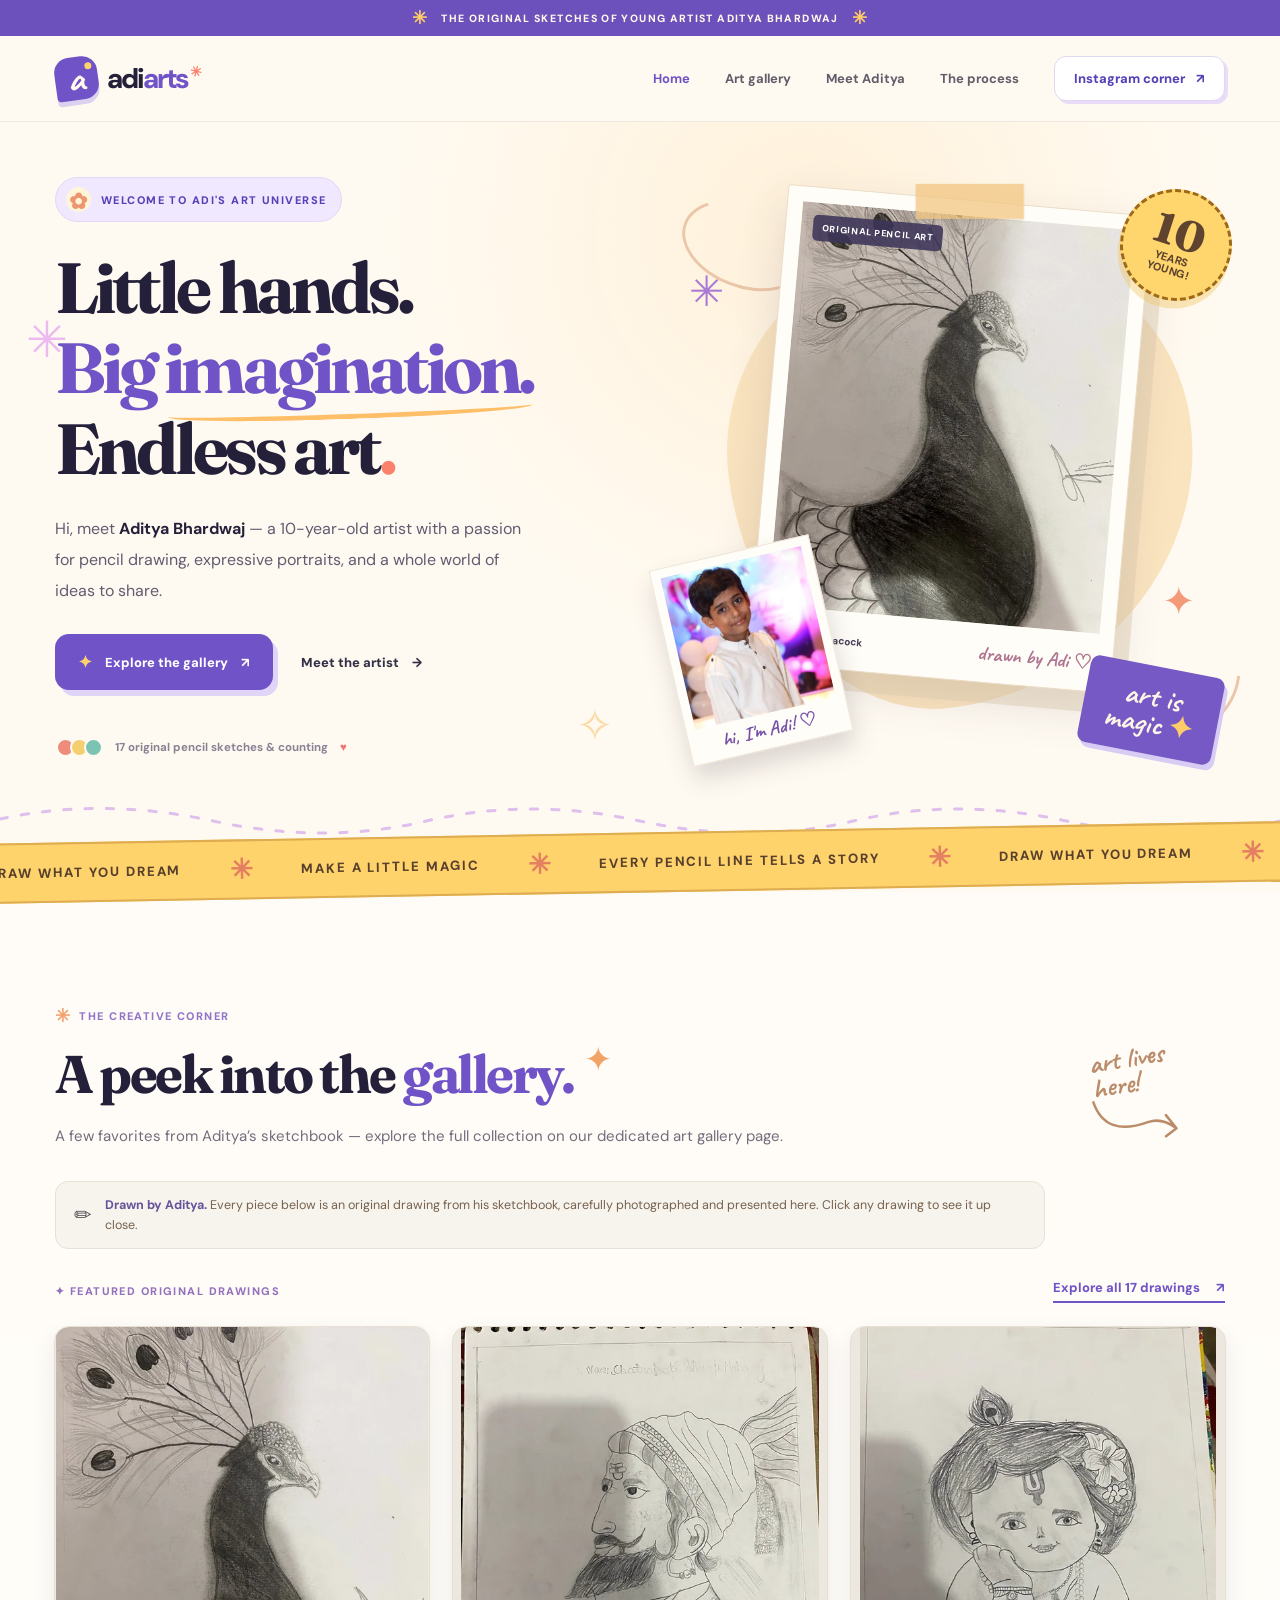
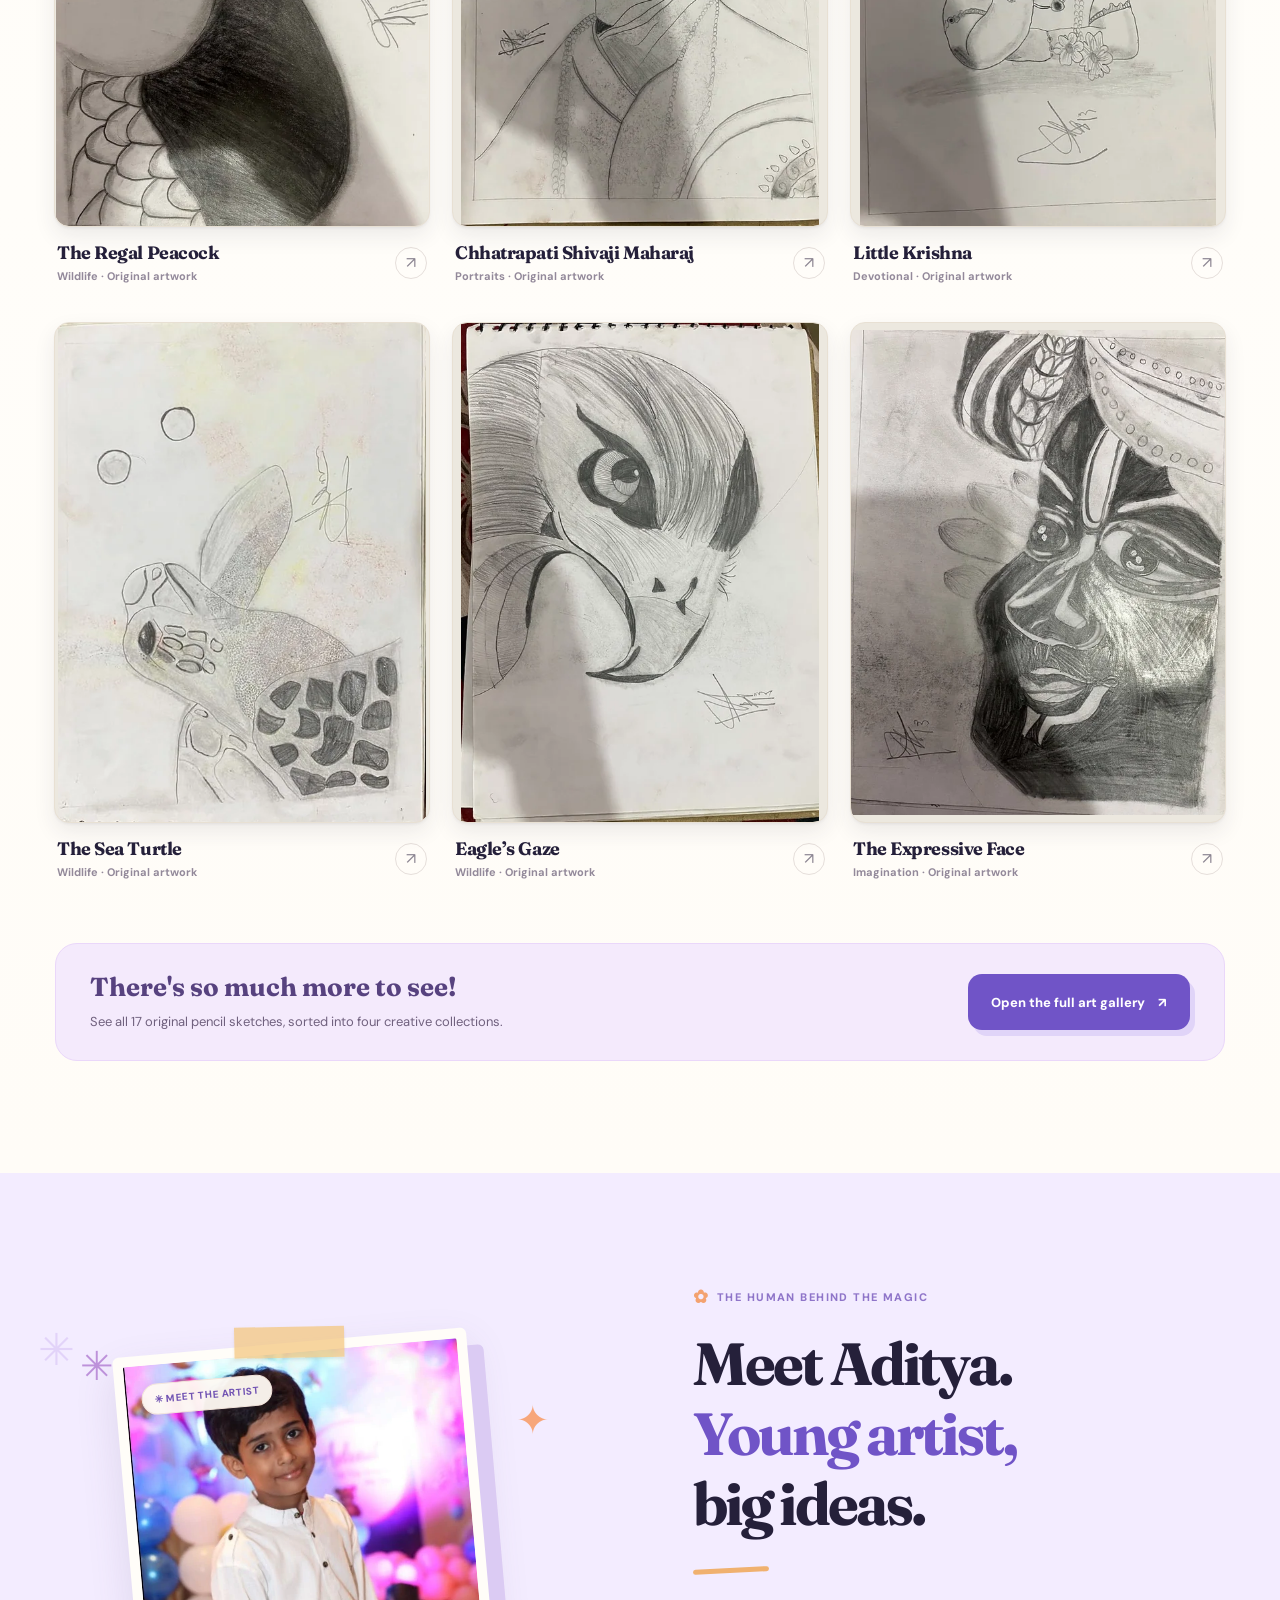
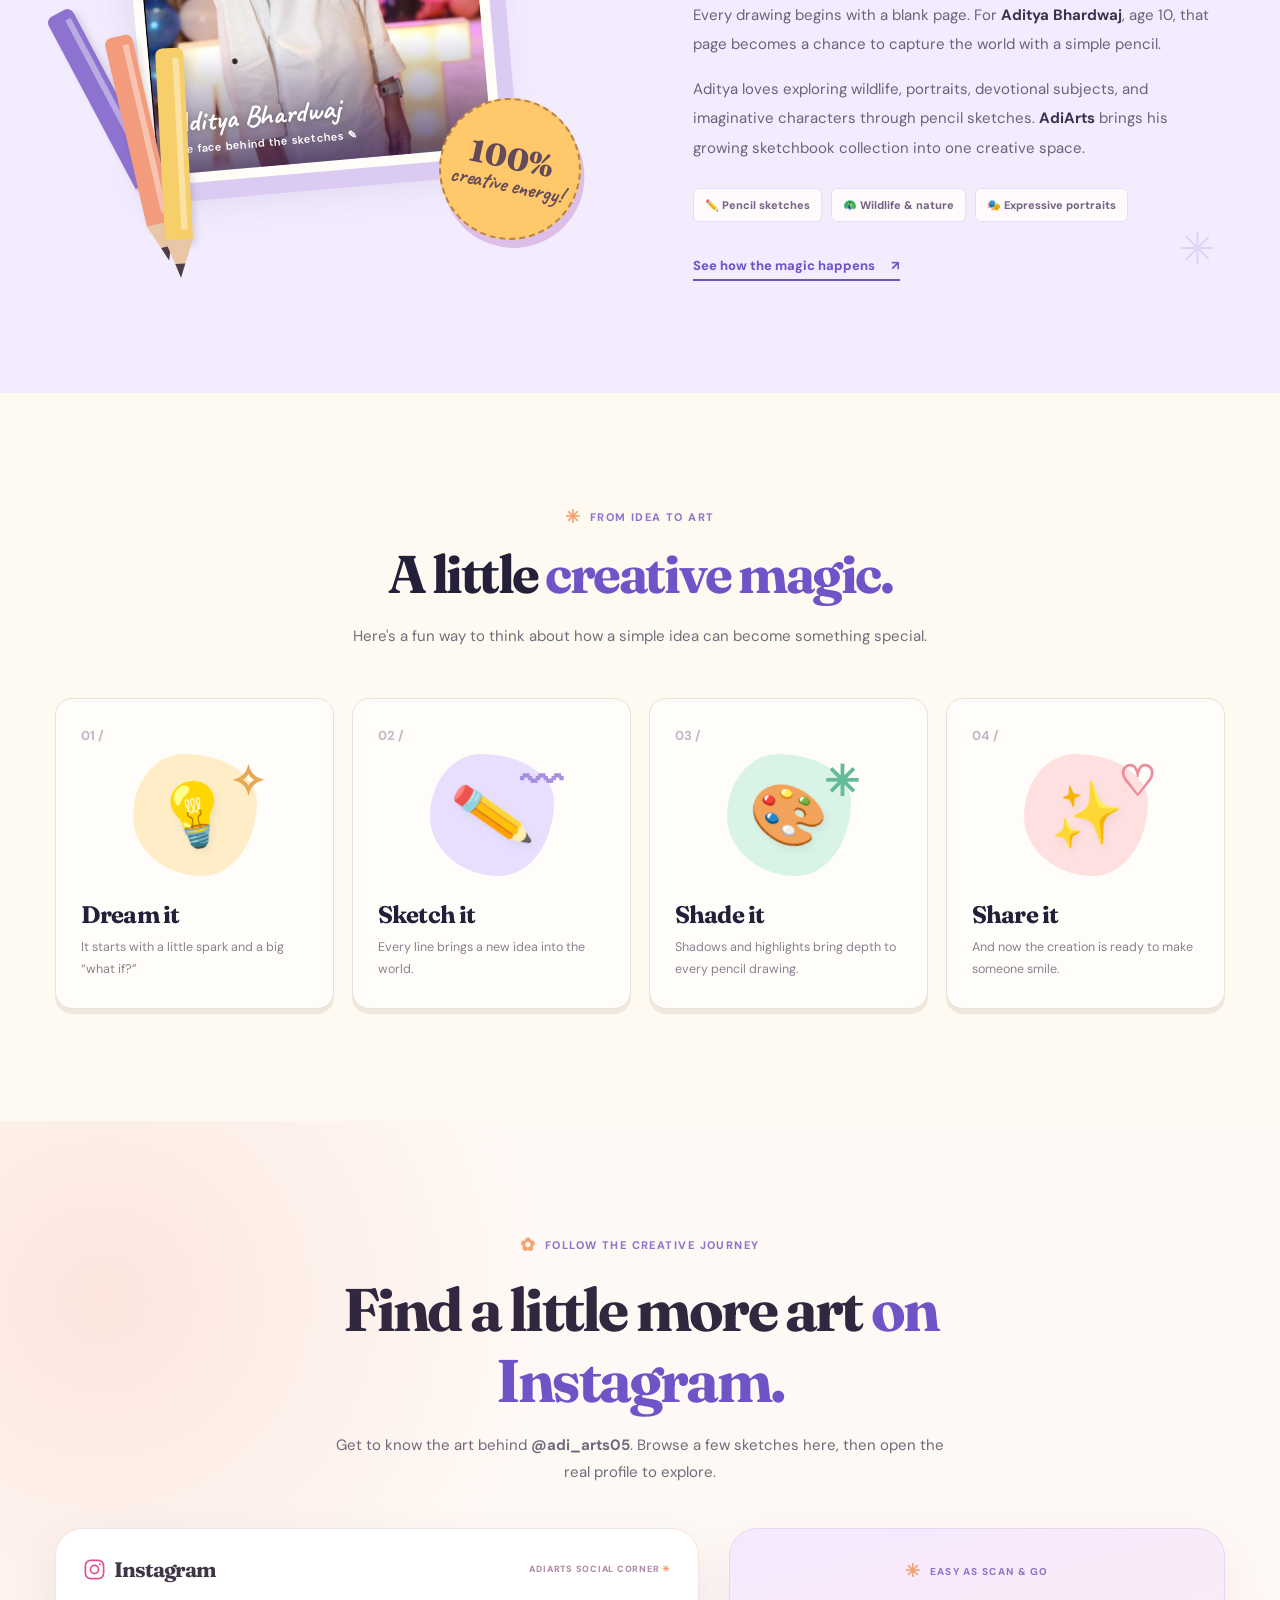
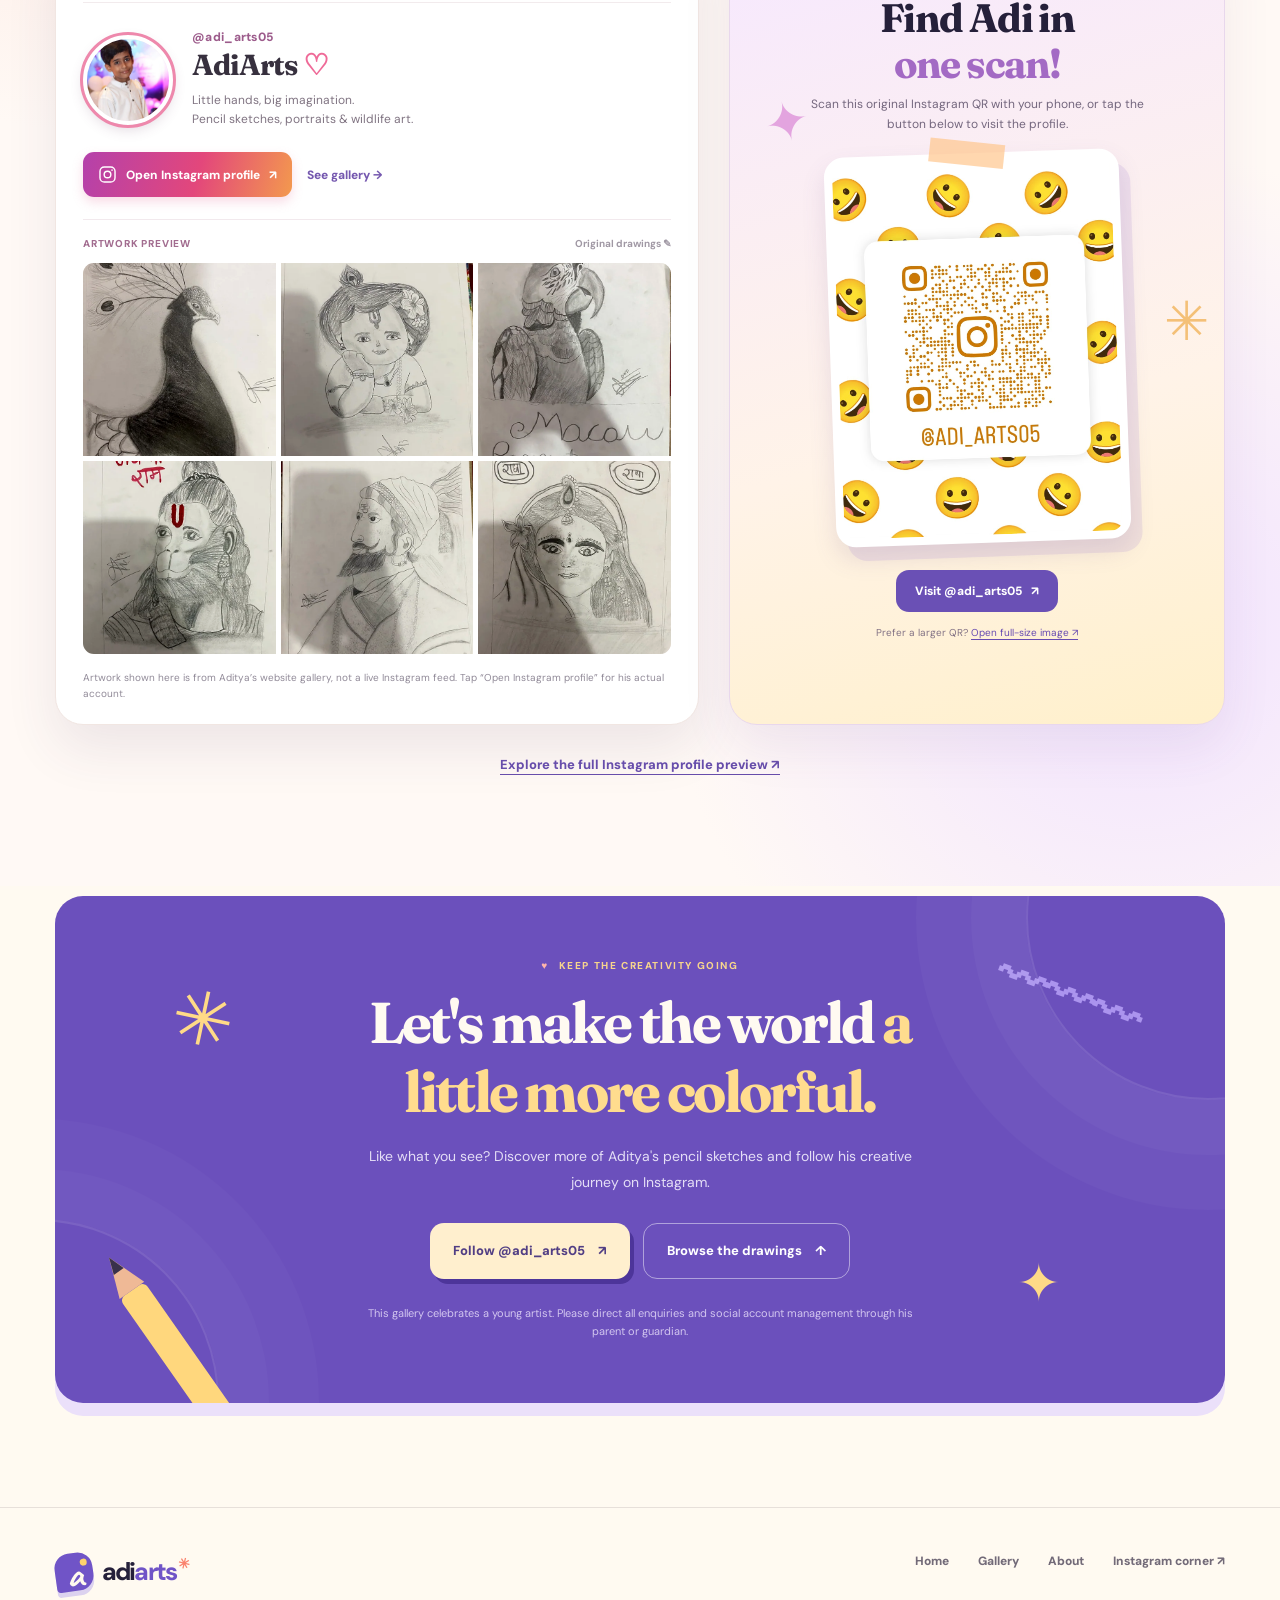
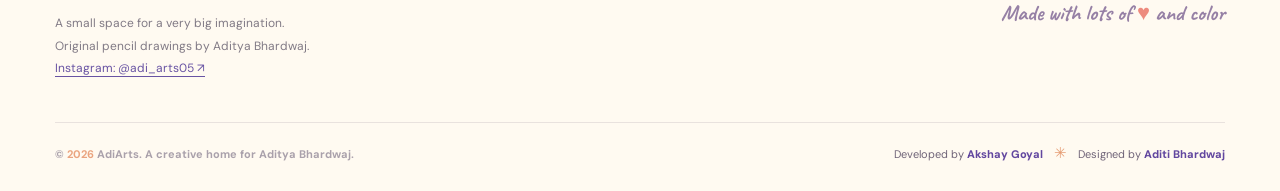
<file: index.html>
<!doctype html>
<html lang="en">
<head>
  <meta charset="utf-8">
  <meta name="viewport" content="width=device-width, initial-scale=1">
  <meta name="theme-color" content="#fffaf1">
  <meta name="description" content="Meet Aditya Bhardwaj, a 10-year-old art lover with big imagination. Explore AdiArts, his hand-drawn world of pencil sketches.">
  <meta property="og:title" content="AdiArts — Aditya's Little Art Universe">
  <meta property="og:description" content="Explore 17 original pencil drawings by young artist Aditya Bhardwaj — wildlife, portraits, and more.">
  <meta property="og:type" content="website">
  <meta property="og:image" content="assets/artist/aditya-portrait.webp">
  <link rel="icon" type="image/svg+xml" href="assets/favicon.svg">
  <link rel="preconnect" href="https://fonts.googleapis.com">
  <link rel="preconnect" href="https://fonts.gstatic.com" crossorigin>
  <link href="https://fonts.googleapis.com/css2?family=Caveat:wght@500;600;700&family=DM+Sans:wght@400;500;600;700;800&family=Fraunces:opsz,wght,SOFT,WONK@9..144,600,60,1;9..144,700,60,1;9..144,800,60,1&display=swap" rel="stylesheet">
  <link rel="stylesheet" href="styles.css">
  <title>AdiArts — A Little World of Big Imagination</title>
</head>
<body data-page="home">
  <a class="skip-link" href="#main">Skip to main content</a>
  <div class="site-shell">
    <div class="announcement"><span class="announcement-star">✳</span> The original sketches of young artist Aditya Bhardwaj <span class="announcement-star">✳</span></div>
    <header class="site-header" id="top">
      <div class="container header-inner">
        <a class="brand" href="#top" aria-label="AdiArts, back to the top">
          <span class="brand-emblem" aria-hidden="true"><span class="brand-a">a</span><span class="brand-dot"></span></span>
          <span class="brand-word">adi<span>arts</span><span class="brand-spark">✳</span></span>
        </a>
        <button class="mobile-menu-toggle" id="menuToggle" aria-label="Open navigation" aria-expanded="false" aria-controls="mainNav"><span></span><span></span><span></span></button>
        <nav class="main-nav" id="mainNav" aria-label="Main navigation">
          <a href="#home" class="nav-link active">Home</a>
          <a href="gallery.html" class="nav-link">Art gallery</a>
          <a href="#about" class="nav-link">Meet Aditya</a>
          <a href="#journey" class="nav-link">The process</a>
          <a href="instagram.html" class="nav-contact" aria-label="Instagram corner profile preview">Instagram corner <span aria-hidden="true">↗</span></a>
        </nav>
      </div>
    </header>
    <main id="main">
      <section class="hero" id="home" aria-labelledby="heroTitle">
        <span class="hero-doodle hero-doodle-one" aria-hidden="true">✳</span>
        <span class="hero-doodle hero-doodle-two" aria-hidden="true">✧</span>
        <div class="container hero-grid">
          <div class="hero-content">
            <div class="eyebrow"><span class="eyebrow-flower" aria-hidden="true">✿</span> WELCOME TO ADI'S ART UNIVERSE</div>
            <h1 id="heroTitle">Little hands.<br><span class="hero-purple">Big <span class="highlight-swish">imagination.</span></span><br>Endless art<span class="heading-period">.</span></h1>
            <p class="hero-lede">Hi, meet <strong>Aditya Bhardwaj</strong> — a 10-year-old artist with a passion for pencil drawing, expressive portraits, and a whole world of ideas to share.</p>
            <div class="hero-actions">
              <a class="button button-primary" href="gallery.html"><span class="button-icon" aria-hidden="true">✦</span> Explore the gallery <span aria-hidden="true">↗</span></a>
              <a class="button button-text" href="#about">Meet the artist <span aria-hidden="true">→</span></a>
            </div>
            <div class="hero-footer-note"><span class="color-dots" aria-hidden="true"><i></i><i></i><i></i></span> 17 original pencil sketches &amp; counting <span aria-hidden="true">♥</span></div>
          </div>
          <div class="hero-visual" aria-label="Collage of original pencil drawings and a photograph of Aditya">
            <div class="pencil-scribble scribble-one" aria-hidden="true"></div>
            <div class="pencil-scribble scribble-two" aria-hidden="true"></div>
            <div class="hero-orange-blob" aria-hidden="true"></div>
            <div class="hero-main-art">
              <span class="tape tape-top" aria-hidden="true"></span>
              <div class="hero-main-art-image"><span class="hero-image-preview">ORIGINAL PENCIL ART</span><img src="assets/drawings/regal-peacock.webp" alt="Original detailed peacock pencil drawing by Aditya Bhardwaj" width="640" height="760"></div>
              <div class="hero-main-art-caption"><span>The Regal Peacock</span><span class="handwritten">drawn by Adi ♡</span></div>
            </div>
            <div class="hero-mini-polaroid artist-mini-polaroid"><img src="assets/artist/aditya-headshot.webp" alt="Aditya Bhardwaj, the young artist behind AdiArts" width="402" height="493" fetchpriority="high"><span>hi, I'm Adi! ♡</span></div>
            <div class="hero-sticker sticker-yellow" aria-hidden="true"><span>10</span><small>years<br>young!</small></div>
            <div class="hero-sticker sticker-purple" aria-hidden="true">art is<br>magic <span>✦</span></div>
            <div class="hero-star hero-star-one" aria-hidden="true">✳</div>
            <div class="hero-star hero-star-two" aria-hidden="true">✦</div>
          </div>
        </div>
        <div class="hero-bottom-squiggle" aria-hidden="true"><svg viewBox="0 0 1500 46" preserveAspectRatio="none"><path d="M0 22 Q120 0 250 24 T500 24 T750 24 T1000 24 T1250 24 T1500 24" fill="none" stroke="currentColor" stroke-width="3" stroke-linecap="round" stroke-dasharray="9 16"/></svg></div>
      </section>
      <div class="ticker" aria-hidden="true"><div class="ticker-track"><span>DRAW WHAT YOU DREAM</span><b>✳</b><span>MAKE A LITTLE MAGIC</span><b>✳</b><span>EVERY PENCIL LINE TELLS A STORY</span><b>✳</b><span>DRAW WHAT YOU DREAM</span><b>✳</b><span>MAKE A LITTLE MAGIC</span><b>✳</b><span>EVERY PENCIL LINE TELLS A STORY</span><b>✳</b></div></div>

      <section class="gallery-section section-padding" id="gallery" aria-labelledby="galleryTitle">
        <div class="container">
          <div class="section-intro gallery-intro">
            <div class="section-title-wrap"><div class="eyebrow eyebrow-simple"><span aria-hidden="true">✳</span> THE CREATIVE CORNER</div><h2 id="galleryTitle">A peek into the <em>gallery.</em><span class="tiny-spark" aria-hidden="true">✦</span></h2><p>A few favorites from Aditya’s sketchbook — explore the full collection on our dedicated art gallery page.</p></div>
            <div class="gallery-corner-doodle" aria-hidden="true"><span>art lives<br>here!</span><svg viewBox="0 0 112 57"><path d="M4 7 Q20 48 69 28 Q85 22 101 33 M90 19 L103 34 L91 44" stroke="currentColor" stroke-width="3" fill="none" stroke-linecap="round" stroke-linejoin="round"/></svg></div>
          </div>
          <div class="demo-note original-note" role="note"><span class="demo-note-icon" aria-hidden="true">✏</span><p><strong>Drawn by Aditya.</strong> Every piece below is an original drawing from his sketchbook, carefully photographed and presented here. Click any drawing to see it up close.</p></div>
          <div class="home-gallery-intro-row"><span class="home-gallery-eyebrow">✦ FEATURED ORIGINAL DRAWINGS</span><a class="underlined-link" href="gallery.html">Explore all 17 drawings <span aria-hidden="true">↗</span></a></div>
          <div class="gallery-grid home-gallery-grid" id="galleryGrid" aria-label="Artwork gallery"></div>
          <div class="home-gallery-cta"><div class="home-gallery-cta-text"><strong>There's so much more to see!</strong><span>See all 17 original pencil sketches, sorted into four creative collections.</span></div><a class="button button-primary" href="gallery.html">Open the full art gallery <span aria-hidden="true">↗</span></a></div>
        </div>
      </section>

      <section class="about-section section-padding" id="about" aria-labelledby="aboutTitle">
        <div class="container about-grid">
          <div class="about-art-wrap">
            <figure class="about-photo-frame">
              <span class="about-photo-tape" aria-hidden="true"></span>
              <img class="about-artist-photo" src="assets/artist/aditya-portrait.webp" alt="Portrait of Aditya Bhardwaj, the 10-year-old artist who creates the AdiArts pencil sketches" width="498" height="750" loading="eager" decoding="async">
              <span class="about-photo-tag" aria-hidden="true">✳ MEET THE ARTIST</span>
              <figcaption><strong>Aditya Bhardwaj</strong><span>the face behind the sketches ✎</span></figcaption>
            </figure>
            <div class="about-pencil pencil-purple" aria-hidden="true"><span></span></div>
            <div class="about-pencil pencil-coral" aria-hidden="true"><span></span></div>
            <div class="about-pencil pencil-yellow" aria-hidden="true"><span></span></div>
            <div class="about-badge" aria-hidden="true">100%<br><small>creative energy!</small></div>
            <span class="about-spark-one" aria-hidden="true">✳</span>
            <span class="about-spark-two" aria-hidden="true">✦</span></div>
          <div class="about-content"><div class="eyebrow eyebrow-simple"><span aria-hidden="true">✿</span> THE HUMAN BEHIND THE MAGIC</div><h2 id="aboutTitle">Meet Aditya.<br><em>Young artist,</em><br>big ideas.</h2><div class="about-short-line" aria-hidden="true"></div><p>Every drawing begins with a blank page. For <strong>Aditya Bhardwaj</strong>, age 10, that page becomes a chance to capture the world with a simple pencil.</p><p>Aditya loves exploring wildlife, portraits, devotional subjects, and imaginative characters through pencil sketches. <strong>AdiArts</strong> brings his growing sketchbook collection into one creative space.</p><div class="about-chips"><span>✏️ Pencil sketches</span><span>🦚 Wildlife &amp; nature</span><span>🎭 Expressive portraits</span></div><a href="#journey" class="underlined-link">See how the magic happens <span aria-hidden="true">↗</span></a></div>
        </div>
      </section>

      <section class="process-section section-padding" id="journey" aria-labelledby="processTitle"><div class="container"><div class="process-head"><div class="eyebrow eyebrow-simple"><span aria-hidden="true">✳</span> FROM IDEA TO ART</div><h2 id="processTitle">A little <em>creative magic.</em></h2><p>Here's a fun way to think about how a simple idea can become something special.</p></div><div class="process-grid"><div class="process-card"><span class="step-number">01 /</span><div class="process-illustration think-icon" aria-hidden="true"><span>💡</span><i>✧</i></div><h3>Dream it</h3><p>It starts with a little spark and a big “what if?”</p></div><div class="process-card"><span class="step-number">02 /</span><div class="process-illustration sketch-icon" aria-hidden="true"><span>✏️</span><i>〰</i></div><h3>Sketch it</h3><p>Every line brings a new idea into the world.</p></div><div class="process-card"><span class="step-number">03 /</span><div class="process-illustration color-icon" aria-hidden="true"><span>🎨</span><i>✳</i></div><h3>Shade it</h3><p>Shadows and highlights bring depth to every pencil drawing.</p></div><div class="process-card"><span class="step-number">04 /</span><div class="process-illustration share-icon" aria-hidden="true"><span>✨</span><i>♡</i></div><h3>Share it</h3><p>And now the creation is ready to make someone smile.</p></div></div></div></section>

      <section class="instagram-section section-padding" id="instagram" aria-labelledby="instagramTitle">
        <div class="container"><div class="ig-section-head"><span class="eyebrow eyebrow-simple"><span aria-hidden="true">✿</span> FOLLOW THE CREATIVE JOURNEY</span><h2 id="instagramTitle">Find a little more art <em>on Instagram.</em></h2><p>Get to know the art behind <strong>@adi_arts05</strong>. Browse a few sketches here, then open the real profile to explore.</p></div>
        <div class="ig-social-layout"><div class="ig-profile-preview" aria-label="AdiArts Instagram profile preview">
      <div class="ig-preview-top"><span class="ig-wordmark"><svg viewBox="0 0 24 24" width="23" height="23" fill="none" stroke="currentColor" stroke-width="1.8" stroke-linecap="round" stroke-linejoin="round" aria-hidden="true"><rect x="2.5" y="2.5" width="19" height="19" rx="5.5"/><circle cx="12" cy="12" r="4.2"/><circle cx="17.7" cy="6.5" r="1" fill="currentColor" stroke="none"/></svg> <strong>Instagram</strong></span><span class="ig-preview-meta">ADIARTS SOCIAL CORNER <span aria-hidden="true">✳</span></span></div>
      <div class="ig-profile-overview">
        <img class="ig-avatar" src="assets/artist/aditya-headshot.webp" alt="Aditya Bhardwaj" width="104" height="104" loading="lazy">
        <div class="ig-profile-copy"><p class="ig-handle">@adi_arts05</p><h3>AdiArts <span class="ig-heart" aria-hidden="true">♡</span></h3><p>Little hands, big imagination.<br>Pencil sketches, portraits &amp; wildlife art.</p></div>
      </div>
      <div class="ig-preview-actions"><a href="https://www.instagram.com/adi_arts05/" target="_blank" rel="noopener noreferrer" class="ig-open-btn"><svg viewBox="0 0 24 24" width="23" height="23" fill="none" stroke="currentColor" stroke-width="1.8" stroke-linecap="round" stroke-linejoin="round" aria-hidden="true"><rect x="2.5" y="2.5" width="19" height="19" rx="5.5"/><circle cx="12" cy="12" r="4.2"/><circle cx="17.7" cy="6.5" r="1" fill="currentColor" stroke="none"/></svg> Open Instagram profile <span aria-hidden="true">↗</span></a><a class="ig-gallery-link" href="gallery.html">See gallery →</a></div>
      <div class="ig-posts-label"><span>ARTWORK PREVIEW</span><span>Original drawings <span aria-hidden="true">✎</span></span></div>
      <div class="ig-art-grid"><a href="gallery.html" aria-label="View The Regal Peacock in the AdiArts gallery" class="ig-art-tile"><img src="assets/drawings/regal-peacock-thumb.webp" alt="The Regal Peacock, original pencil sketch by Aditya" loading="lazy" decoding="async"><span aria-hidden="true">↗</span></a><a href="gallery.html" aria-label="View Little Krishna in the AdiArts gallery" class="ig-art-tile"><img src="assets/drawings/little-krishna-thumb.webp" alt="Little Krishna, original pencil sketch by Aditya" loading="lazy" decoding="async"><span aria-hidden="true">↗</span></a><a href="gallery.html" aria-label="View Macaw Parrot in the AdiArts gallery" class="ig-art-tile"><img src="assets/drawings/macaw-parrot-thumb.webp" alt="Macaw Parrot, original pencil sketch by Aditya" loading="lazy" decoding="async"><span aria-hidden="true">↗</span></a><a href="gallery.html" aria-label="View Hanuman Ji in the AdiArts gallery" class="ig-art-tile"><img src="assets/drawings/hanuman-sketch-thumb.webp" alt="Hanuman Ji, original pencil sketch by Aditya" loading="lazy" decoding="async"><span aria-hidden="true">↗</span></a><a href="gallery.html" aria-label="View Shivaji Maharaj in the AdiArts gallery" class="ig-art-tile"><img src="assets/drawings/shivaji-maharaj-thumb.webp" alt="Shivaji Maharaj, original pencil sketch by Aditya" loading="lazy" decoding="async"><span aria-hidden="true">↗</span></a><a href="gallery.html" aria-label="View Radha Portrait in the AdiArts gallery" class="ig-art-tile"><img src="assets/drawings/radha-portrait-thumb.webp" alt="Radha Portrait, original pencil sketch by Aditya" loading="lazy" decoding="async"><span aria-hidden="true">↗</span></a></div>
      <p class="ig-not-live">Artwork shown here is from Aditya’s website gallery, not a live Instagram feed. Tap “Open Instagram profile” for his actual account.</p>
    </div><div class="ig-qr-side" aria-label="Instagram QR code">
      <span class="ig-qr-spark ig-qr-spark-one" aria-hidden="true">✦</span><span class="ig-qr-spark ig-qr-spark-two" aria-hidden="true">✳</span>
      <div class="ig-qr-intro"><span class="eyebrow eyebrow-simple"><span aria-hidden="true">✳</span> EASY AS SCAN &amp; GO</span><h3>Find Adi in<br><em>one scan!</em></h3><p>Scan this original Instagram QR with your phone, or tap the button below to visit the profile.</p></div>
      <a class="ig-qr-frame" href="https://www.instagram.com/adi_arts05/" target="_blank" rel="noopener noreferrer" aria-label="Open @adi_arts05 on Instagram using the QR card">
        <img src="assets/social/adiarts-instagram-qr.png" width="1080" height="1447" loading="lazy" decoding="async" alt="Original orange Instagram QR card for @ADI_ARTS05 with yellow smiling faces">
        <span class="ig-qr-tape" aria-hidden="true"></span>
      </a>
      <a href="https://www.instagram.com/adi_arts05/" target="_blank" rel="noopener noreferrer" class="ig-qr-link">Visit @adi_arts05 <span aria-hidden="true">↗</span></a>
      <p class="ig-qr-tip">Prefer a larger QR? <a href="assets/social/adiarts-instagram-qr.png" target="_blank" rel="noopener noreferrer">Open full-size image ↗</a></p>
    </div></div>
        <div class="ig-more-link"><a href="instagram.html">Explore the full Instagram profile preview <span aria-hidden="true">↗</span></a></div>
        </div>
      </section>

      <section class="contact-section section-padding" id="contact" aria-labelledby="contactTitle"><div class="container"><div class="contact-card"><div class="contact-corner-star star-top" aria-hidden="true">✳</div><div class="contact-corner-star star-bottom" aria-hidden="true">✦</div><span class="contact-wave" aria-hidden="true">〰〰〰</span><div class="contact-inner"><div class="contact-eyebrow"><span aria-hidden="true">♥</span> KEEP THE CREATIVITY GOING</div><h2 id="contactTitle">Let's make the world <em>a little more colorful.</em></h2><p>Like what you see? Discover more of Aditya's pencil sketches and follow his creative journey on Instagram.</p><a href="https://www.instagram.com/adi_arts05/" class="button button-light insta-button" target="_blank" rel="noopener noreferrer" aria-label="Visit AdiArts on Instagram @adi_arts05">Follow @adi_arts05 <span aria-hidden="true">↗</span></a> <a href="gallery.html" class="button button-quiet">Browse the drawings <span aria-hidden="true">↑</span></a><p class="guardian-note">This gallery celebrates a young artist. Please direct all enquiries and social account management through his parent or guardian.</p></div><div class="contact-pencil" aria-hidden="true"><span></span></div></div></div></section>
    </main>
    <footer class="site-footer"><div class="container footer-main"><div><a class="brand footer-brand" href="#top"><span class="brand-emblem" aria-hidden="true"><span class="brand-a">a</span><span class="brand-dot"></span></span><span class="brand-word">adi<span>arts</span><span class="brand-spark">✳</span></span></a><p>A small space for a very big imagination.<br>Original pencil drawings by Aditya Bhardwaj.<br><a class="footer-ig" href="https://www.instagram.com/adi_arts05/" target="_blank" rel="noopener noreferrer">Instagram: @adi_arts05 ↗</a></p></div><div class="footer-right"><nav aria-label="Footer navigation"><a href="#home">Home</a><a href="gallery.html">Gallery</a><a href="#about">About</a><a href="instagram.html">Instagram corner ↗</a></nav><span class="footer-heart">Made with lots of <span aria-label="love">♥</span> and color</span></div></div><div class="container footer-bottom"><small>© <span id="year">2026</span> AdiArts. A creative home for Aditya Bhardwaj.</small><div class="site-credits"><span>Developed by <strong>Akshay Goyal</strong></span><span class="credits-divider" aria-hidden="true">✳</span><span>Designed by <strong>Aditi Bhardwaj</strong></span></div></div></footer>
  </div>
  <div class="art-modal" id="artModal" role="dialog" aria-modal="true" aria-hidden="true" aria-labelledby="modalTitle"><div class="modal-backdrop" id="modalBackdrop"></div><div class="modal-panel" role="document"><button type="button" class="modal-close" id="modalClose" aria-label="Close artwork viewer">×</button><div class="modal-art"><img id="modalImage" src="assets/drawings/regal-peacock.webp" alt=""></div><div class="modal-information"><div class="modal-label">ORIGINAL SKETCH · ADIARTS</div><h2 id="modalTitle">Artwork title</h2><p id="modalDescription">Original pencil artwork by Aditya Bhardwaj.</p><div class="modal-footer"><span id="modalCategory">Wildlife</span><span id="modalIndex">1 / 17</span></div><div class="modal-navigation"><button type="button" id="modalPrev" aria-label="View previous artwork">← Previous</button><button type="button" id="modalNext" aria-label="View next artwork">Next →</button></div></div></div></div>
  <script src="script.js" defer></script>
</body>
</html>
</file>
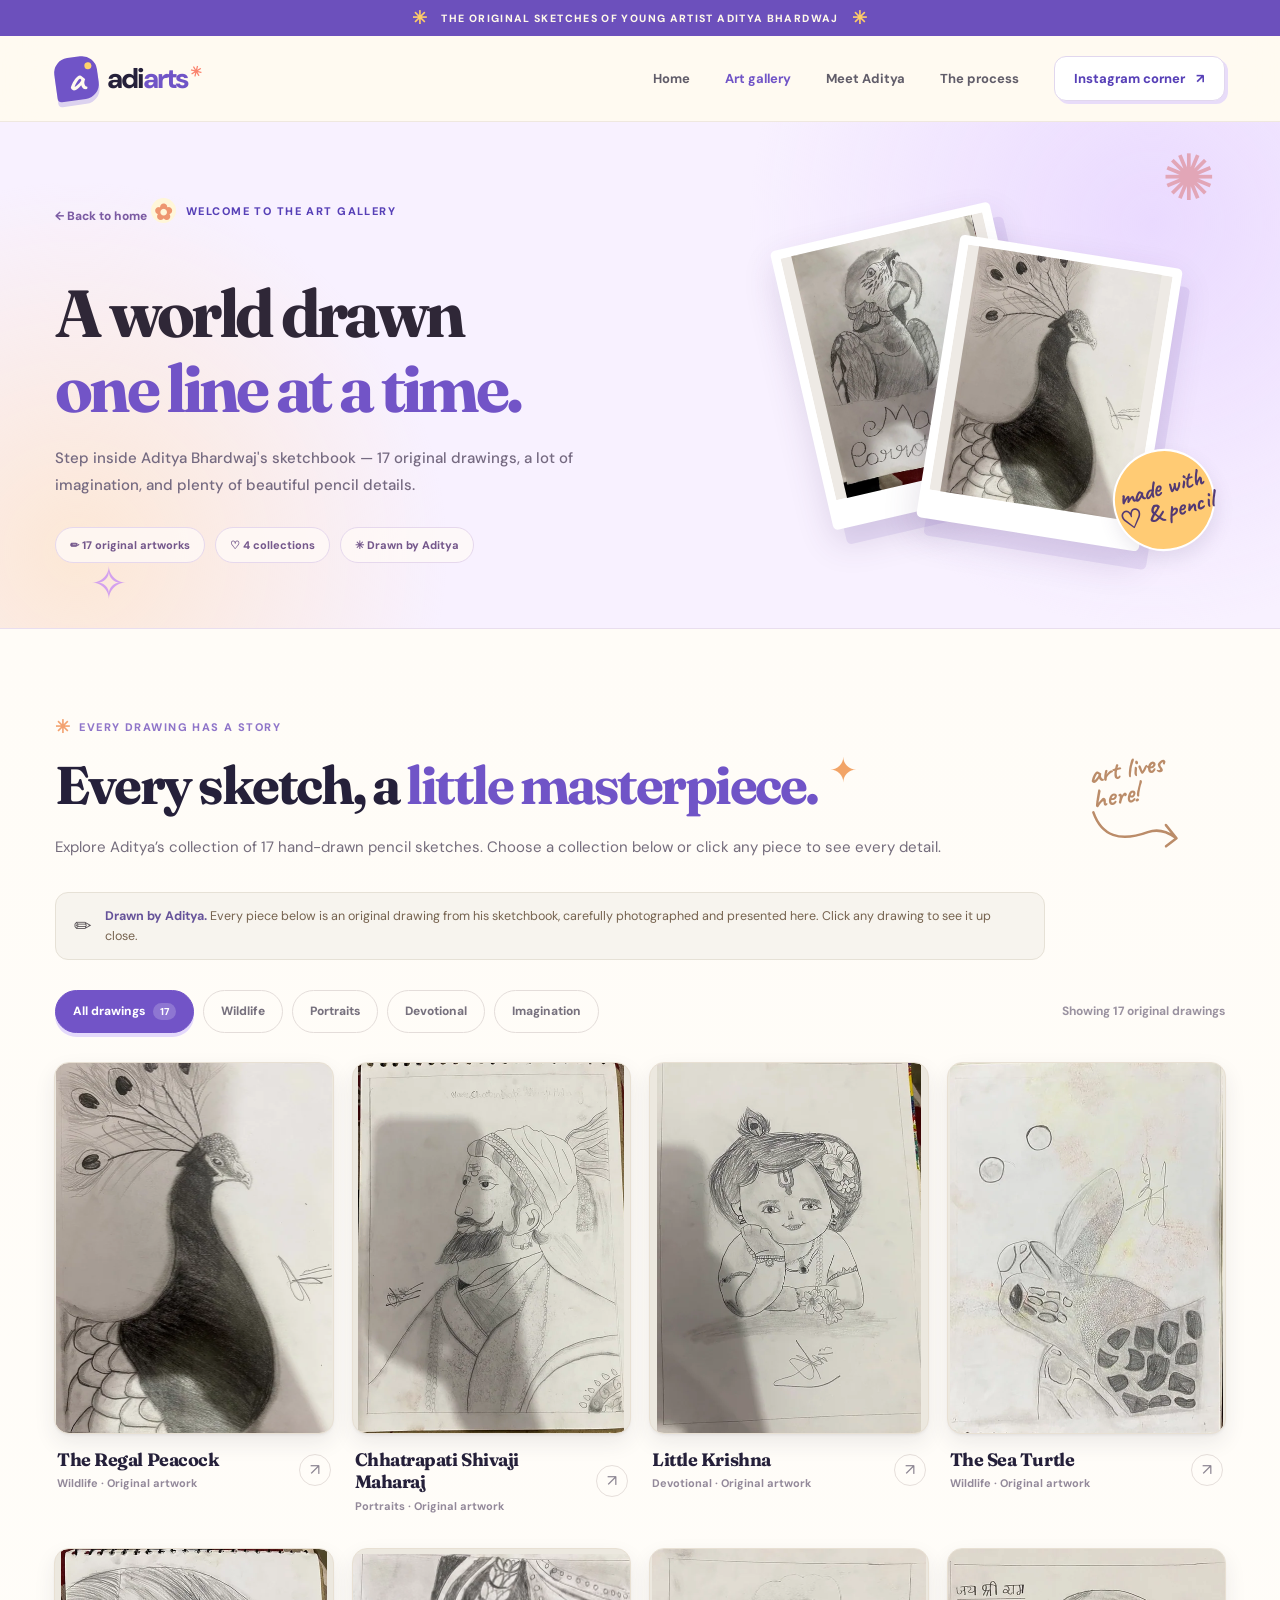
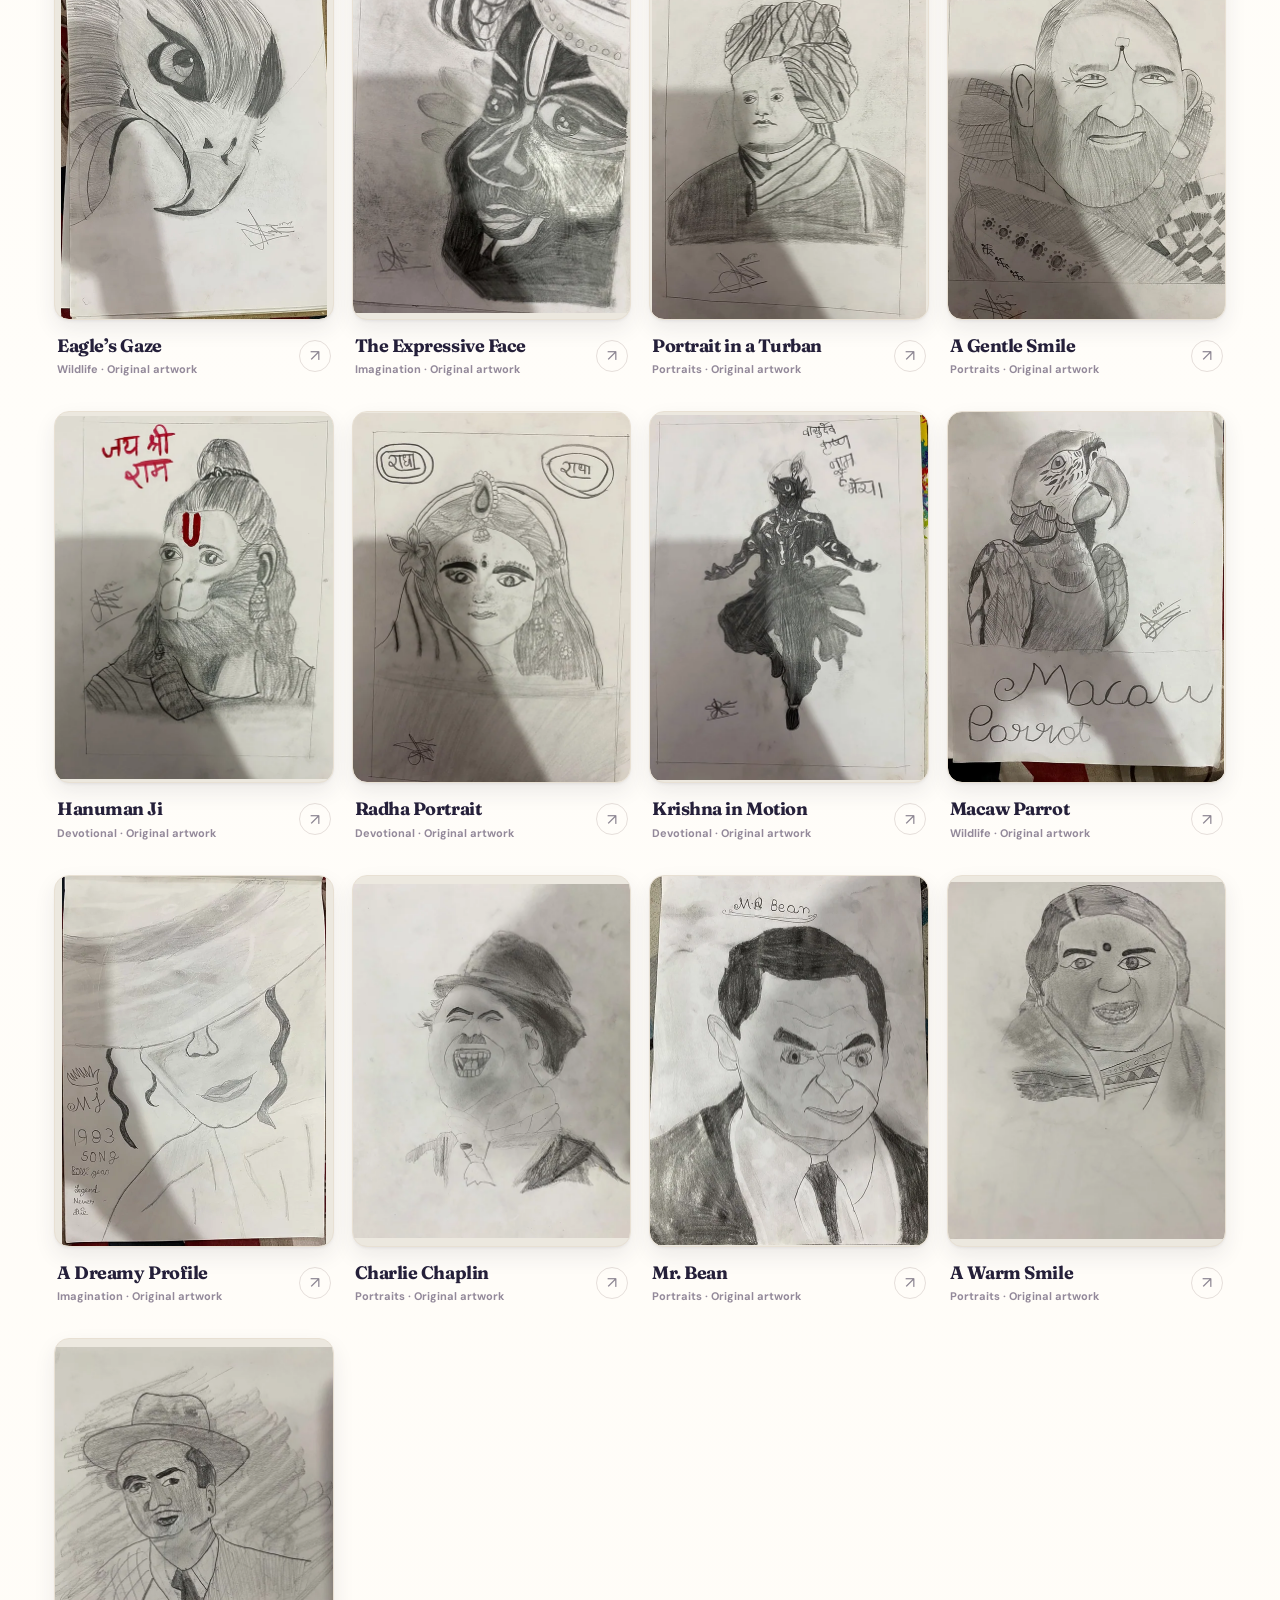
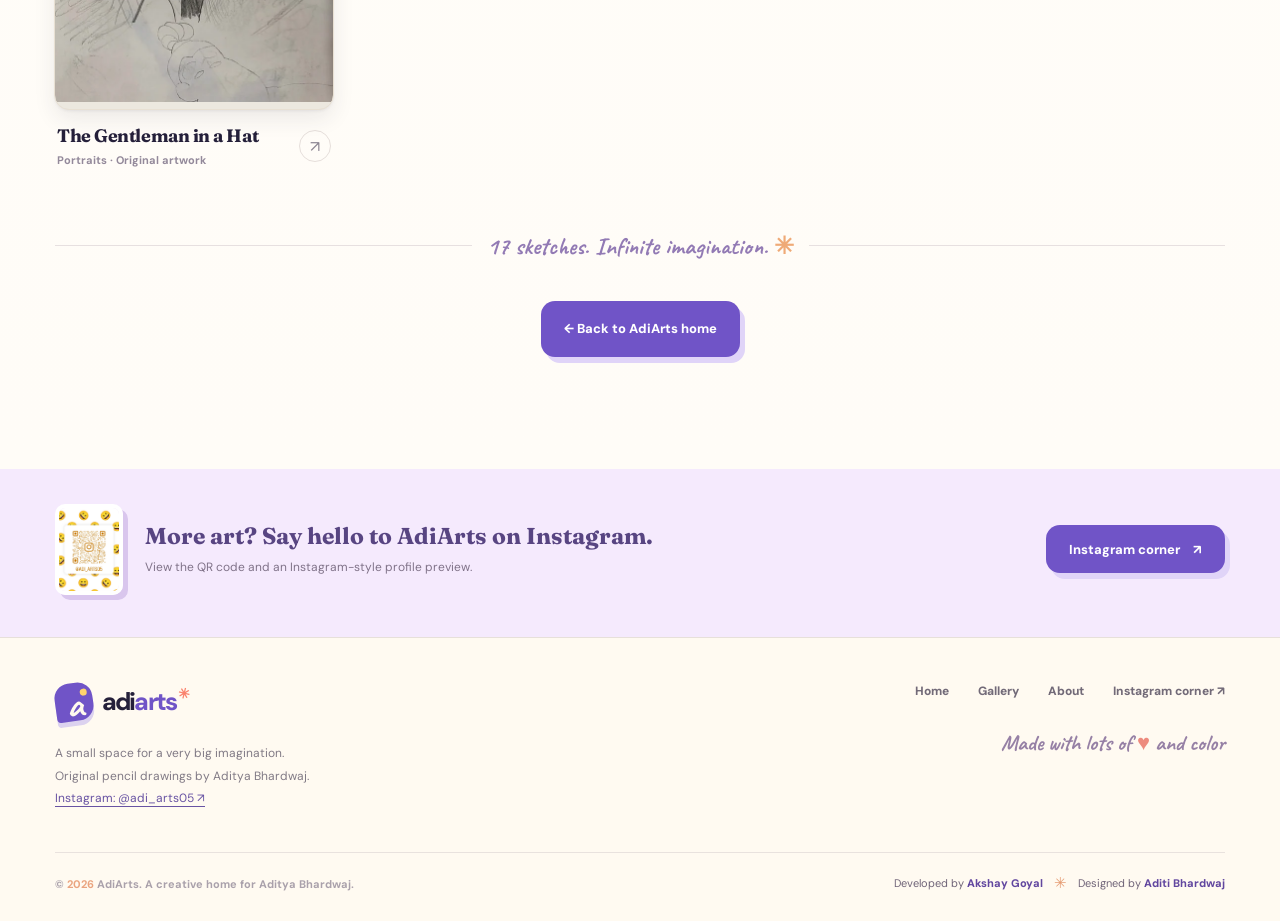
<file: gallery.html>
<!doctype html>
<html lang="en">
<head>
  <meta charset="utf-8">
  <meta name="viewport" content="width=device-width, initial-scale=1">
  <meta name="theme-color" content="#fffaf1">
  <meta name="description" content="Discover all 17 original pencil drawings by young artist Aditya Bhardwaj. Explore wildlife, portraits, devotional sketches and imaginative art in the AdiArts gallery.">
  <meta property="og:title" content="AdiArts Gallery — Original Sketches by Aditya Bhardwaj">
  <meta property="og:description" content="Explore 17 original pencil drawings by young artist Aditya Bhardwaj — wildlife, portraits, and more.">
  <meta property="og:type" content="website">
  <meta property="og:image" content="assets/artist/aditya-portrait.webp">
  <link rel="icon" type="image/svg+xml" href="assets/favicon.svg">
  <link rel="preconnect" href="https://fonts.googleapis.com">
  <link rel="preconnect" href="https://fonts.gstatic.com" crossorigin>
  <link href="https://fonts.googleapis.com/css2?family=Caveat:wght@500;600;700&family=DM+Sans:wght@400;500;600;700;800&family=Fraunces:opsz,wght,SOFT,WONK@9..144,600,60,1;9..144,700,60,1;9..144,800,60,1&display=swap" rel="stylesheet">
  <link rel="stylesheet" href="styles.css">
  <title>Art Gallery — AdiArts by Aditya Bhardwaj</title>
</head>
<body data-page="gallery">
<a class="skip-link" href="#main">Skip to gallery</a>
<div class="site-shell">
  <div class="announcement"><span class="announcement-star">✳</span> The original sketches of young artist Aditya Bhardwaj <span class="announcement-star">✳</span></div>
  <header class="site-header" id="top">
      <div class="container header-inner">
        <a class="brand" href="index.html#top" aria-label="AdiArts, back to AdiArts home">
          <span class="brand-emblem" aria-hidden="true"><span class="brand-a">a</span><span class="brand-dot"></span></span>
          <span class="brand-word">adi<span>arts</span><span class="brand-spark">✳</span></span>
        </a>
        <button class="mobile-menu-toggle" id="menuToggle" aria-label="Open navigation" aria-expanded="false" aria-controls="mainNav"><span></span><span></span><span></span></button>
        <nav class="main-nav" id="mainNav" aria-label="Main navigation">
          <a href="index.html#home" class="nav-link">Home</a>
          <a href="gallery.html" class="nav-link active" aria-current="page">Art gallery</a>
          <a href="index.html#about" class="nav-link">Meet Aditya</a>
          <a href="index.html#journey" class="nav-link">The process</a>
          <a href="instagram.html" class="nav-contact" aria-label="Instagram corner profile preview">Instagram corner <span aria-hidden="true">↗</span></a>
        </nav>
      </div>
    </header>
  <main id="main">
    <section class="gallery-page-hero" aria-labelledby="galleryHeroTitle">
      <div class="gallery-page-hero-doodle gallery-doodle-1" aria-hidden="true">✺</div>
      <div class="gallery-page-hero-doodle gallery-doodle-2" aria-hidden="true">✧</div>
      <div class="container gallery-page-hero-inner">
        <div class="gallery-page-hero-content">
          <a class="gallery-breadcrumb" href="index.html">← Back to home</a>
          <div class="eyebrow"><span class="eyebrow-flower" aria-hidden="true">✿</span> WELCOME TO THE ART GALLERY</div>
          <h1 id="galleryHeroTitle">A world drawn <br> <em>one line at a time.</em></h1>
          <p>Step inside Aditya Bhardwaj's sketchbook — 17 original drawings, a lot of imagination, and plenty of beautiful pencil details.</p>
          <div class="gallery-page-pills"><span>✏ 17 original artworks</span><span>♡ 4 collections</span><span>✳ Drawn by Aditya</span></div>
        </div>
        <div class="gallery-page-hero-art" aria-hidden="true">
          <div class="gallery-page-card gallery-page-card-back"><img src="assets/drawings/macaw-parrot-thumb.webp" alt=""></div>
          <div class="gallery-page-card gallery-page-card-front"><img src="assets/drawings/regal-peacock-thumb.webp" alt=""></div>
          <span class="gallery-page-hero-sticker">made with<br>♡ &amp; pencil</span>
        </div>
      </div>
    </section>
    <section class="gallery-section section-padding dedicated-gallery" id="gallery" aria-labelledby="galleryTitle">
        <div class="container">
          <div class="section-intro gallery-intro">
            <div class="section-title-wrap"><div class="eyebrow eyebrow-simple"><span aria-hidden="true">✳</span> EVERY DRAWING HAS A STORY</div><h2 id="galleryTitle">Every sketch, a <em>little masterpiece.</em><span class="tiny-spark" aria-hidden="true">✦</span></h2><p>Explore Aditya’s collection of 17 hand-drawn pencil sketches. Choose a collection below or click any piece to see every detail.</p></div>
            <div class="gallery-corner-doodle" aria-hidden="true"><span>art lives<br>here!</span><svg viewBox="0 0 112 57"><path d="M4 7 Q20 48 69 28 Q85 22 101 33 M90 19 L103 34 L91 44" stroke="currentColor" stroke-width="3" fill="none" stroke-linecap="round" stroke-linejoin="round"/></svg></div>
          </div>
          <div class="demo-note original-note" role="note"><span class="demo-note-icon" aria-hidden="true">✏</span><p><strong>Drawn by Aditya.</strong> Every piece below is an original drawing from his sketchbook, carefully photographed and presented here. Click any drawing to see it up close.</p></div>
          <div class="gallery-toolbar"><div class="filters" id="galleryFilters" role="group" aria-label="Filter gallery"><button type="button" class="filter-btn is-active" data-filter="all" aria-pressed="true">All drawings <span class="filter-total">17</span></button><button type="button" class="filter-btn" data-filter="wildlife" aria-pressed="false">Wildlife</button><button type="button" class="filter-btn" data-filter="portraits" aria-pressed="false">Portraits</button><button type="button" class="filter-btn" data-filter="devotional" aria-pressed="false">Devotional</button><button type="button" class="filter-btn" data-filter="imagination" aria-pressed="false">Imagination</button></div><span class="gallery-count" id="galleryCount" aria-live="polite">Showing 17 original drawings</span></div>
          <div class="gallery-grid" id="galleryGrid" aria-label="Artwork gallery"></div>
          <div class="gallery-bottom"><span class="gallery-bottom-line" aria-hidden="true"></span><p>17 sketches. Infinite imagination. <span aria-hidden="true">✳</span></p><span class="gallery-bottom-line" aria-hidden="true"></span></div><div class="gallery-back-home"><a class="button button-primary" href="index.html">← Back to AdiArts home</a></div>
        </div>
      </section>
  <section class="gallery-social-strip" aria-label="Find AdiArts on Instagram"><div class="container gallery-social-inner"><img class="gallery-social-icon" src="assets/social/adiarts-instagram-qr.png" alt="Orange Instagram QR for @adi_arts05" width="78" height="105" loading="lazy"><div><strong>More art? Say hello to AdiArts on Instagram.</strong><p>View the QR code and an Instagram-style profile preview.</p></div><a href="instagram.html" class="button button-primary">Instagram corner <span aria-hidden="true">↗</span></a></div></section>
  </main>
  <footer class="site-footer"><div class="container footer-main"><div><a class="brand footer-brand" href="index.html#top"><span class="brand-emblem" aria-hidden="true"><span class="brand-a">a</span><span class="brand-dot"></span></span><span class="brand-word">adi<span>arts</span><span class="brand-spark">✳</span></span></a><p>A small space for a very big imagination.<br>Original pencil drawings by Aditya Bhardwaj.<br><a class="footer-ig" href="https://www.instagram.com/adi_arts05/" target="_blank" rel="noopener noreferrer">Instagram: @adi_arts05 ↗</a></p></div><div class="footer-right"><nav aria-label="Footer navigation"><a href="index.html#home">Home</a><a href="gallery.html">Gallery</a><a href="index.html#about">About</a><a href="instagram.html">Instagram corner ↗</a></nav><span class="footer-heart">Made with lots of <span aria-label="love">♥</span> and color</span></div></div><div class="container footer-bottom"><small>© <span id="year">2026</span> AdiArts. A creative home for Aditya Bhardwaj.</small><div class="site-credits"><span>Developed by <strong>Akshay Goyal</strong></span><span class="credits-divider" aria-hidden="true">✳</span><span>Designed by <strong>Aditi Bhardwaj</strong></span></div></div></footer>
</div>
<div class="art-modal" id="artModal" role="dialog" aria-modal="true" aria-hidden="true" aria-labelledby="modalTitle"><div class="modal-backdrop" id="modalBackdrop"></div><div class="modal-panel" role="document"><button type="button" class="modal-close" id="modalClose" aria-label="Close artwork viewer">×</button><div class="modal-art"><img id="modalImage" src="assets/drawings/regal-peacock.webp" alt=""></div><div class="modal-information"><div class="modal-label">ORIGINAL SKETCH · ADIARTS</div><h2 id="modalTitle">Artwork title</h2><p id="modalDescription">Original pencil artwork by Aditya Bhardwaj.</p><div class="modal-footer"><span id="modalCategory">Wildlife</span><span id="modalIndex">1 / 17</span></div><div class="modal-navigation"><button type="button" id="modalPrev" aria-label="View previous artwork">← Previous</button><button type="button" id="modalNext" aria-label="View next artwork">Next →</button></div></div></div></div>
<script src="script.js" defer></script>
</body>
</html>
</file>
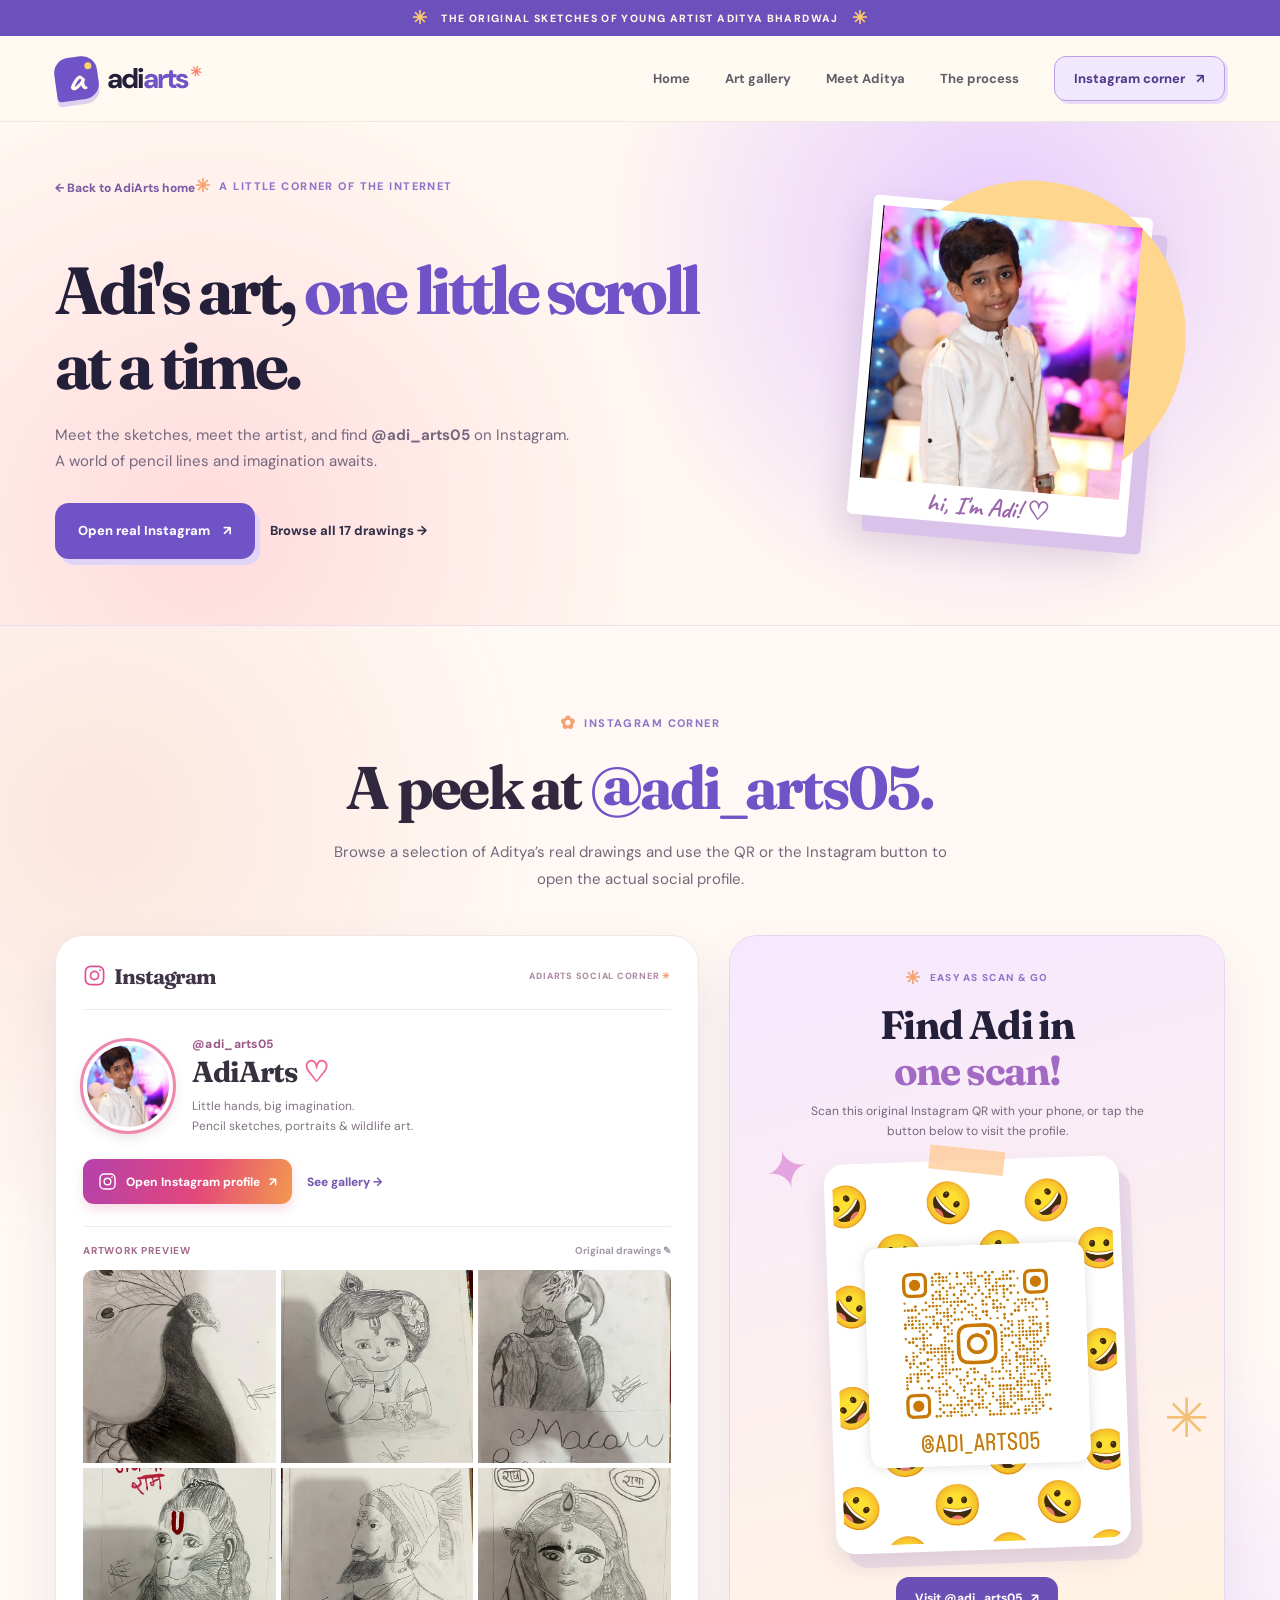
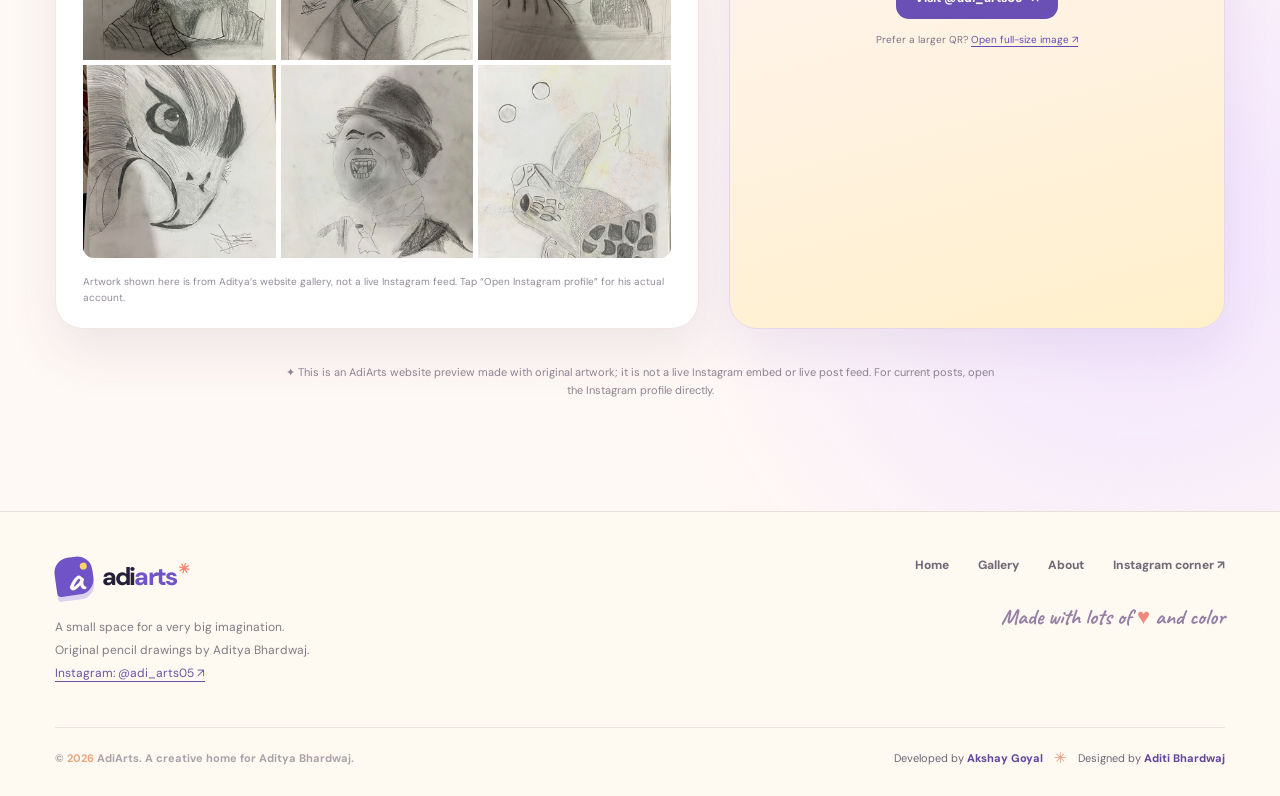
<file: instagram.html>
<!doctype html>
<html lang="en">
<head>
  <meta charset="utf-8">
  <meta name="viewport" content="width=device-width, initial-scale=1">
  <meta name="theme-color" content="#fffaf1">
  <meta name="description" content="Explore AdiArts on Instagram, see original pencil sketches and scan the @adi_arts05 QR code.">
  <meta property="og:title" content="AdiArts Instagram Corner — @adi_arts05">
  <meta property="og:description" content="Preview Aditya Bhardwaj’s original sketches and open @adi_arts05 on Instagram.">
  <meta property="og:type" content="website">
  <meta property="og:image" content="assets/artist/aditya-portrait.webp">
  <link rel="icon" type="image/svg+xml" href="assets/favicon.svg">
  <link rel="preconnect" href="https://fonts.googleapis.com">
  <link rel="preconnect" href="https://fonts.gstatic.com" crossorigin>
  <link href="https://fonts.googleapis.com/css2?family=Caveat:wght@500;600;700&family=DM+Sans:wght@400;500;600;700;800&family=Fraunces:opsz,wght,SOFT,WONK@9..144,600,60,1;9..144,700,60,1;9..144,800,60,1&display=swap" rel="stylesheet">
  <link rel="stylesheet" href="styles.css">
  <title>Instagram Corner — AdiArts @adi_arts05</title>
</head>
<body data-page="instagram">
<a class="skip-link" href="#main">Skip to main content</a>
<div class="site-shell">
  <div class="announcement"><span class="announcement-star">✳</span> The original sketches of young artist Aditya Bhardwaj <span class="announcement-star">✳</span></div>
  <header class="site-header" id="top">
      <div class="container header-inner">
        <a class="brand" href="index.html#top" aria-label="AdiArts, back to AdiArts home">
          <span class="brand-emblem" aria-hidden="true"><span class="brand-a">a</span><span class="brand-dot"></span></span>
          <span class="brand-word">adi<span>arts</span><span class="brand-spark">✳</span></span>
        </a>
        <button class="mobile-menu-toggle" id="menuToggle" aria-label="Open navigation" aria-expanded="false" aria-controls="mainNav"><span></span><span></span><span></span></button>
        <nav class="main-nav" id="mainNav" aria-label="Main navigation">
          <a href="index.html#home" class="nav-link">Home</a>
          <a href="gallery.html" class="nav-link">Art gallery</a>
          <a href="index.html#about" class="nav-link">Meet Aditya</a>
          <a href="index.html#journey" class="nav-link">The process</a>
          <a href="instagram.html" class="nav-contact active" aria-current="page" aria-label="Instagram corner profile preview">Instagram corner <span aria-hidden="true">↗</span></a>
        </nav>
      </div>
    </header>
  <main id="main">
    <section class="ig-page-hero" aria-labelledby="igPageTitle">
      <div class="container ig-page-hero-inner"><div class="ig-page-copy"><a class="gallery-breadcrumb" href="index.html">← Back to AdiArts home</a><div class="eyebrow eyebrow-simple"><span aria-hidden="true">✳</span> A LITTLE CORNER OF THE INTERNET</div><h1 id="igPageTitle">Adi's art, <em>one little scroll</em> at a time.</h1><p>Meet the sketches, meet the artist, and find <strong>@adi_arts05</strong> on Instagram. A world of pencil lines and imagination awaits.</p><div class="ig-page-hero-actions"><a href="https://www.instagram.com/adi_arts05/" class="button button-primary" target="_blank" rel="noopener noreferrer">Open real Instagram <span aria-hidden="true">↗</span></a><a href="gallery.html" class="button button-text">Browse all 17 drawings →</a></div></div><div class="ig-page-photo-wrap"><div class="ig-page-photo-sun" aria-hidden="true"></div><img src="assets/artist/aditya-portrait.webp" width="498" height="750" alt="Aditya Bhardwaj, the young artist behind AdiArts"><span class="ig-page-note">hi, I'm Adi! ♡</span></div></div>
    </section>
    <section class="instagram-section ig-page-content section-padding" aria-labelledby="igPagePreviewTitle"><div class="container"><div class="ig-section-head"><span class="eyebrow eyebrow-simple"><span aria-hidden="true">✿</span> INSTAGRAM CORNER</span><h2 id="igPagePreviewTitle">A peek at <em>@adi_arts05.</em></h2><p>Browse a selection of Aditya’s real drawings and use the QR or the Instagram button to open the actual social profile.</p></div><div class="ig-social-layout"><div class="ig-profile-preview" aria-label="AdiArts Instagram profile preview">
      <div class="ig-preview-top"><span class="ig-wordmark"><svg viewBox="0 0 24 24" width="23" height="23" fill="none" stroke="currentColor" stroke-width="1.8" stroke-linecap="round" stroke-linejoin="round" aria-hidden="true"><rect x="2.5" y="2.5" width="19" height="19" rx="5.5"/><circle cx="12" cy="12" r="4.2"/><circle cx="17.7" cy="6.5" r="1" fill="currentColor" stroke="none"/></svg> <strong>Instagram</strong></span><span class="ig-preview-meta">ADIARTS SOCIAL CORNER <span aria-hidden="true">✳</span></span></div>
      <div class="ig-profile-overview">
        <img class="ig-avatar" src="assets/artist/aditya-headshot.webp" alt="Aditya Bhardwaj" width="104" height="104" loading="lazy">
        <div class="ig-profile-copy"><p class="ig-handle">@adi_arts05</p><h3>AdiArts <span class="ig-heart" aria-hidden="true">♡</span></h3><p>Little hands, big imagination.<br>Pencil sketches, portraits &amp; wildlife art.</p></div>
      </div>
      <div class="ig-preview-actions"><a href="https://www.instagram.com/adi_arts05/" target="_blank" rel="noopener noreferrer" class="ig-open-btn"><svg viewBox="0 0 24 24" width="23" height="23" fill="none" stroke="currentColor" stroke-width="1.8" stroke-linecap="round" stroke-linejoin="round" aria-hidden="true"><rect x="2.5" y="2.5" width="19" height="19" rx="5.5"/><circle cx="12" cy="12" r="4.2"/><circle cx="17.7" cy="6.5" r="1" fill="currentColor" stroke="none"/></svg> Open Instagram profile <span aria-hidden="true">↗</span></a><a class="ig-gallery-link" href="gallery.html">See gallery →</a></div>
      <div class="ig-posts-label"><span>ARTWORK PREVIEW</span><span>Original drawings <span aria-hidden="true">✎</span></span></div>
      <div class="ig-art-grid"><a href="gallery.html" aria-label="View The Regal Peacock in the AdiArts gallery" class="ig-art-tile"><img src="assets/drawings/regal-peacock-thumb.webp" alt="The Regal Peacock, original pencil sketch by Aditya" loading="lazy" decoding="async"><span aria-hidden="true">↗</span></a><a href="gallery.html" aria-label="View Little Krishna in the AdiArts gallery" class="ig-art-tile"><img src="assets/drawings/little-krishna-thumb.webp" alt="Little Krishna, original pencil sketch by Aditya" loading="lazy" decoding="async"><span aria-hidden="true">↗</span></a><a href="gallery.html" aria-label="View Macaw Parrot in the AdiArts gallery" class="ig-art-tile"><img src="assets/drawings/macaw-parrot-thumb.webp" alt="Macaw Parrot, original pencil sketch by Aditya" loading="lazy" decoding="async"><span aria-hidden="true">↗</span></a><a href="gallery.html" aria-label="View Hanuman Ji in the AdiArts gallery" class="ig-art-tile"><img src="assets/drawings/hanuman-sketch-thumb.webp" alt="Hanuman Ji, original pencil sketch by Aditya" loading="lazy" decoding="async"><span aria-hidden="true">↗</span></a><a href="gallery.html" aria-label="View Shivaji Maharaj in the AdiArts gallery" class="ig-art-tile"><img src="assets/drawings/shivaji-maharaj-thumb.webp" alt="Shivaji Maharaj, original pencil sketch by Aditya" loading="lazy" decoding="async"><span aria-hidden="true">↗</span></a><a href="gallery.html" aria-label="View Radha Portrait in the AdiArts gallery" class="ig-art-tile"><img src="assets/drawings/radha-portrait-thumb.webp" alt="Radha Portrait, original pencil sketch by Aditya" loading="lazy" decoding="async"><span aria-hidden="true">↗</span></a><a href="gallery.html" aria-label="View Eagle’s Gaze in the AdiArts gallery" class="ig-art-tile"><img src="assets/drawings/eagle-eye-thumb.webp" alt="Eagle’s Gaze, original pencil sketch by Aditya" loading="lazy" decoding="async"><span aria-hidden="true">↗</span></a><a href="gallery.html" aria-label="View Charlie Chaplin in the AdiArts gallery" class="ig-art-tile"><img src="assets/drawings/charlie-chaplin-thumb.webp" alt="Charlie Chaplin, original pencil sketch by Aditya" loading="lazy" decoding="async"><span aria-hidden="true">↗</span></a><a href="gallery.html" aria-label="View The Sea Turtle in the AdiArts gallery" class="ig-art-tile"><img src="assets/drawings/sea-turtle-thumb.webp" alt="The Sea Turtle, original pencil sketch by Aditya" loading="lazy" decoding="async"><span aria-hidden="true">↗</span></a></div>
      <p class="ig-not-live">Artwork shown here is from Aditya’s website gallery, not a live Instagram feed. Tap “Open Instagram profile” for his actual account.</p>
    </div><div class="ig-qr-side" aria-label="Instagram QR code">
      <span class="ig-qr-spark ig-qr-spark-one" aria-hidden="true">✦</span><span class="ig-qr-spark ig-qr-spark-two" aria-hidden="true">✳</span>
      <div class="ig-qr-intro"><span class="eyebrow eyebrow-simple"><span aria-hidden="true">✳</span> EASY AS SCAN &amp; GO</span><h3>Find Adi in<br><em>one scan!</em></h3><p>Scan this original Instagram QR with your phone, or tap the button below to visit the profile.</p></div>
      <a class="ig-qr-frame" href="https://www.instagram.com/adi_arts05/" target="_blank" rel="noopener noreferrer" aria-label="Open @adi_arts05 on Instagram using the QR card">
        <img src="assets/social/adiarts-instagram-qr.png" width="1080" height="1447" loading="lazy" decoding="async" alt="Original orange Instagram QR card for @ADI_ARTS05 with yellow smiling faces">
        <span class="ig-qr-tape" aria-hidden="true"></span>
      </a>
      <a href="https://www.instagram.com/adi_arts05/" target="_blank" rel="noopener noreferrer" class="ig-qr-link">Visit @adi_arts05 <span aria-hidden="true">↗</span></a>
      <p class="ig-qr-tip">Prefer a larger QR? <a href="assets/social/adiarts-instagram-qr.png" target="_blank" rel="noopener noreferrer">Open full-size image ↗</a></p>
    </div></div><div class="ig-page-caveat"><span aria-hidden="true">✦</span> This is an AdiArts website preview made with original artwork; it is not a live Instagram embed or live post feed. For current posts, open the Instagram profile directly.</div></div></section>
  </main>
  <footer class="site-footer"><div class="container footer-main"><div><a class="brand footer-brand" href="index.html#top"><span class="brand-emblem" aria-hidden="true"><span class="brand-a">a</span><span class="brand-dot"></span></span><span class="brand-word">adi<span>arts</span><span class="brand-spark">✳</span></span></a><p>A small space for a very big imagination.<br>Original pencil drawings by Aditya Bhardwaj.<br><a class="footer-ig" href="https://www.instagram.com/adi_arts05/" target="_blank" rel="noopener noreferrer">Instagram: @adi_arts05 ↗</a></p></div><div class="footer-right"><nav aria-label="Footer navigation"><a href="index.html#home">Home</a><a href="gallery.html">Gallery</a><a href="index.html#about">About</a><a href="instagram.html">Instagram corner ↗</a></nav><span class="footer-heart">Made with lots of <span aria-label="love">♥</span> and color</span></div></div><div class="container footer-bottom"><small>© <span id="year">2026</span> AdiArts. A creative home for Aditya Bhardwaj.</small><div class="site-credits"><span>Developed by <strong>Akshay Goyal</strong></span><span class="credits-divider" aria-hidden="true">✳</span><span>Designed by <strong>Aditi Bhardwaj</strong></span></div></div></footer>
</div>
  <script src="script.js" defer></script>
</body>
</html>
</file>
<file: styles.css>
:root{--bg:#fffaf1;--paper:#fffcf7;--ink:#25203a;--muted:#716c7d;--purple:#7054c7;--purple-dark:#5740b7;--coral:#fa826d;--yellow:#ffd36c;--teal:#6bbfaf;--line:#eae3d9;--display:'Fraunces',Georgia,serif;--hand:'Caveat','Comic Sans MS',cursive;--body:'DM Sans',Arial,sans-serif}
*{box-sizing:border-box}html{scroll-behavior:smooth;scroll-padding-top:112px}body{margin:0;background:var(--bg);color:var(--ink);font-family:var(--body);-webkit-font-smoothing:antialiased}body.modal-open{overflow:hidden}::selection{background:#e5d7ff;color:#423080}a{color:inherit;text-decoration:none}button{font:inherit}button,a{-webkit-tap-highlight-color:transparent}img{max-width:100%;display:block}button:focus-visible,a:focus-visible{outline:3px solid #a68beb;outline-offset:4px}.container{width:min(1170px,calc(100% - 64px));margin:auto}.site-shell{overflow:hidden}.skip-link{position:absolute;left:12px;top:-60px;z-index:1000;background:#fff;color:#171128;padding:12px 18px;border-radius:10px}.skip-link:focus{top:10px}
.announcement{height:36px;display:flex;justify-content:center;align-items:center;gap:13px;background:#6c50bc;color:#fff9ea;font-size:10.5px;font-weight:800;letter-spacing:.13em;text-transform:uppercase}.announcement-star{font-size:18px;color:#ffcc69}.site-header{height:86px;position:sticky;top:0;z-index:50;background:#fffaf1eF;backdrop-filter:blur(20px);border-bottom:1px solid #e9e1d9b8}.header-inner{height:100%;display:flex;align-items:center;justify-content:space-between}.brand{display:flex;align-items:center;gap:9px;width:max-content}.brand-emblem{width:43px;height:43px;border-radius:15px 15px 15px 4px;background:var(--purple);color:#fff9ee;display:grid;place-items:center;position:relative;transform:rotate(-8deg);box-shadow:0 5px 0 #dcd2ef}.brand-a{font:700 38px var(--hand);transform:translateY(-2px) rotate(6deg)}.brand-dot{position:absolute;right:5px;top:7px;width:7px;height:7px;border-radius:50%;background:var(--yellow)}.brand-word{font:800 28px var(--body);letter-spacing:-.075em}.brand-word>span:first-child{color:var(--purple)}.brand-spark{display:inline-block;transform:translate(2px,-11px) rotate(14deg);font-size:14px;color:var(--coral);letter-spacing:0}.main-nav{display:flex;align-items:center;gap:35px}.nav-link{color:#615d6a;font-size:13px;font-weight:700;transition:color .2s}.nav-link:hover,.nav-link.active{color:var(--purple)}.nav-contact{padding:13px 19px;background:#fff;border:1px solid #e1d7ee;border-radius:12px;box-shadow:3px 3px 0 #e8dcf9;color:var(--purple-dark);font-weight:800;font-size:13px;transition:transform .2s,box-shadow .2s}.nav-contact:hover{transform:translate(-2px,-2px);box-shadow:5px 5px 0 #e8dcf9}.nav-contact span{margin-left:8px}.mobile-menu-toggle{display:none}
.hero{padding:55px 0 58px;position:relative;min-height:665px;background:radial-gradient(circle at 63% 16%,#fff1da 0,transparent 42%),var(--bg)}.hero-grid{display:grid;grid-template-columns:53% 47%;align-items:center;min-height:550px}.hero-content{position:relative;z-index:3;padding-bottom:18px}.eyebrow{display:inline-flex;align-items:center;gap:10px;color:var(--purple-dark);font-size:11px;font-weight:800;letter-spacing:.13em}.hero-content>.eyebrow{background:#f0e8ff;border:1px solid #e4d7fa;padding:9px 15px 9px 10px;border-radius:30px}.eyebrow-flower{background:#fff6d9;width:25px;height:25px;display:grid;place-items:center;border-radius:50%;font-size:22px;color:#ee9670}.hero h1{font:700 clamp(51px,5.55vw,78px)/1.13 var(--display);letter-spacing:-.055em;margin:26px 0 24px;max-width:720px}.hero-purple{color:var(--purple)}.highlight-swish{position:relative;white-space:nowrap}.highlight-swish:after{position:absolute;content:'';bottom:-8px;left:1%;width:99%;height:12px;border-bottom:5px solid #ffbe68;border-radius:50%;transform:rotate(-2deg)}.heading-period{color:var(--coral)}.hero-lede{max-width:480px;font-size:16px;line-height:1.95;color:#625c70;margin:0 0 28px}.hero-lede strong{color:var(--ink)}.hero-actions{display:flex;align-items:center;gap:28px;flex-wrap:wrap}.button{display:inline-flex;justify-content:center;align-items:center;gap:13px;border-radius:14px;min-height:56px;padding:0 23px;font-size:13px;font-weight:800;transition:transform .2s,box-shadow .2s}.button:hover{transform:translateY(-3px)}.button-primary{background:var(--purple);color:white;box-shadow:5px 6px 0 #e0d4f8}.button-primary:hover{box-shadow:5px 9px 0 #e0d4f8}.button-icon{font-size:17px;color:var(--yellow)}.button-text{padding-left:0;color:#333047}.button-text:hover{color:var(--purple)}.hero-footer-note{margin-top:48px;display:flex;align-items:center;gap:12px;font-size:11.5px;font-weight:700;color:#898294}.hero-footer-note>span:last-child{color:#f17775}.color-dots{display:flex;align-items:center;padding-left:6px}.color-dots i{height:19px;width:19px;border:2px solid var(--bg);margin-left:-5px;border-radius:50%}.color-dots i:nth-child(1){background:#ee8c7c}.color-dots i:nth-child(2){background:#f3cf6f}.color-dots i:nth-child(3){background:#7bc3b3}.hero-doodle{position:absolute;font-size:50px;color:#e9aff0;opacity:.85}.hero-doodle-one{left:2%;top:26%}.hero-doodle-two{left:45%;bottom:11%;font-size:45px;color:#fad599}.hero-visual{height:585px;position:relative}.hero-orange-blob{position:absolute;width:465px;height:468px;border-radius:48% 52% 59% 41%/45% 46% 54% 55%;background:#fae4bf;left:55px;top:52px;transform:rotate(-8deg)}.hero-main-art{width:365px;position:absolute;top:15px;left:92px;z-index:2;padding:15px 15px 0;background:#fffdf7;border:1px solid #ecddc7;box-shadow:15px 20px 0 #d9c7ac77,0 18px 45px #3f2e4d22;transform:rotate(5deg);border-radius:3px 3px 8px 8px;transition:transform .3s}.hero-main-art:hover{transform:rotate(2deg) translateY(-5px)}.hero-main-art-image{height:405px;overflow:hidden;background:#c8d9c4;position:relative}.hero-image-preview{position:absolute;top:12px;left:12px;z-index:2;font-size:9px;font-weight:800;text-transform:uppercase;letter-spacing:.07em;color:#514258;background:#fffcf0d9;padding:7px 9px;border-radius:5px}.hero-main-art-image img{height:100%;width:100%;object-fit:cover}.hero-main-art-caption{height:58px;display:flex;justify-content:space-between;align-items:center;gap:4px;padding:0 6px;font-size:10px;font-weight:800;color:#484057}.hero-main-art-caption .handwritten{font:700 20px var(--hand);color:#af7491;white-space:nowrap}.tape{position:absolute;width:108px;height:35px;background:#f3c57fb8;box-shadow:0 1px 2px #94795c33;z-index:4}.tape-top{top:-17px;left:35%;transform:rotate(-5deg)}.hero-mini-polaroid{position:absolute;z-index:3;width:164px;left:0;bottom:25px;background:#fffdf7;padding:9px 9px 3px;transform:rotate(-14deg);box-shadow:0 14px 25px #3d30482e;border:1px solid #efe5d7}.hero-mini-polaroid img{width:100%;height:143px;object-fit:cover}.hero-mini-polaroid span{height:32px;display:grid;place-items:center;font:700 20px var(--hand);color:#4e4264}.hero-sticker{position:absolute;z-index:4}.sticker-yellow{top:5px;right:-7px;width:112px;height:112px;border:3px dashed #9d691b;background:#ffd66e;border-radius:50%;transform:rotate(18deg);display:flex;flex-direction:column;align-items:center;justify-content:center;color:#60432f;box-shadow:0 8px 0 #f1c45f66}.sticker-yellow span{font:800 43px/.95 var(--display)}.sticker-yellow small{text-align:center;font:800 11px/1.15 var(--body);text-transform:uppercase}.sticker-purple{bottom:15px;right:6px;background:#7659c4;color:#fff4e6;border-radius:9px;padding:17px 23px;transform:rotate(11deg);font:700 30px/.9 var(--hand);text-align:center;box-shadow:4px 5px 0 #d7ccf3}.sticker-purple span{color:#ffcc6a}.hero-star{position:absolute;z-index:3}.hero-star-one{left:14px;top:80px;color:#aa79d6;font-size:42px}.hero-star-two{right:29px;bottom:142px;color:#f49a79;font-size:40px}.pencil-scribble{position:absolute;z-index:1;border:3px solid #ecc6a8;border-top-color:transparent;border-right-color:transparent;border-radius:50%;transform:rotate(20deg)}.scribble-one{width:130px;height:85px;top:19px;left:5px}.scribble-two{width:127px;height:110px;bottom:35px;right:-19px;transform:rotate(-42deg)}.hero-bottom-squiggle{position:absolute;bottom:-10px;left:0;width:100%;height:46px;color:#dfbfed}.hero-bottom-squiggle svg{width:100%;height:100%}
.ticker{height:59px;overflow:hidden;background:var(--yellow);border-top:2px solid #deac51;border-bottom:2px solid #deac51;display:flex;align-items:center;white-space:nowrap;transform:rotate(-1deg) scale(1.02);position:relative;z-index:2}.ticker-track{display:flex;align-items:center;gap:47px;min-width:max-content;animation:marquee 40s linear infinite}.ticker-track span{font-size:13px;letter-spacing:.135em;font-weight:800;color:#59402c}.ticker-track b{font-size:27px;color:#e47f62}@keyframes marquee{to{transform:translateX(-50%)}}
.section-padding{padding:112px 0}.section-intro{display:flex;justify-content:space-between;align-items:end;gap:24px}.section-intro h2,.about-content h2,.process-head h2,.contact-card h2{font:700 clamp(40px,4.15vw,60px)/1.18 var(--display);letter-spacing:-.047em;margin:15px 0 17px}.section-intro h2 em,.about-content h2 em,.process-head h2 em,.contact-card h2 em{color:var(--purple);font-style:normal}.section-intro p,.process-head p{color:#746c7c;font-size:15px;line-height:1.8;margin:0}.eyebrow-simple{color:#8f75c9;gap:8px}.eyebrow-simple>span{font-size:18px;color:#f3a270}.section-title-wrap h2{position:relative}.tiny-spark{font:400 34px var(--body);color:#f2a467;position:relative;top:-22px;left:11px}.gallery-corner-doodle{display:flex;flex-direction:column;align-items:center;font:700 28px/.9 var(--hand);color:#bb8c69;transform:rotate(-10deg);margin-right:45px}.gallery-corner-doodle svg{height:55px;width:95px;transform:rotate(12deg)}.demo-note{margin:31px 0 30px;display:flex;gap:13px;align-items:center;border:1px solid #ead9bd;background:#fff1d7;border-radius:13px;padding:13px 18px;max-width:990px}.demo-note-icon{font-size:21px}.demo-note p{font-size:12.5px;line-height:1.6;color:#75624e;margin:0}.demo-note strong{color:#60492e}.gallery-toolbar{display:flex;justify-content:space-between;align-items:center;gap:14px;margin-bottom:30px}.filters{display:flex;flex-wrap:wrap;gap:9px}.filter-btn{cursor:pointer;background:transparent;border:1px solid #e4ddda;color:#77717e;font-size:12px;font-weight:800;border-radius:50px;padding:12px 17px;transition:background .2s,color .2s,border-color .2s,transform .2s}.filter-btn:hover{border-color:var(--purple);color:var(--purple);transform:translateY(-2px)}.filter-btn.is-active{background:#7254c7;color:#fff;border-color:#7254c7;box-shadow:0 4px 0 #e4d9fb}.filter-total{display:inline-flex;background:#fff3;border-radius:30px;font-size:10px;padding:2px 7px;margin-left:5px}.gallery-count{font-size:12px;color:#9a92a0;font-weight:700;white-space:nowrap}.gallery-grid{display:grid;grid-template-columns:repeat(4,minmax(0,1fr));gap:20px}.art-card{min-width:0}.art-card-button{display:block;text-align:left;cursor:pointer;width:100%;border:0;padding:0;background:transparent;color:inherit}.art-card-image{position:relative;aspect-ratio:4/5.1;overflow:hidden;border-radius:14px;background:#ecdfd7;box-shadow:0 9px 22px #2f26430d}.art-card-image img{height:100%;width:100%;object-fit:cover;transition:transform .5s cubic-bezier(.2,.65,.2,1)}.art-card-button:hover .art-card-image img{transform:scale(1.07)}.art-card-button:hover .view-artwork{opacity:1;transform:translate(-50%,-50%) scale(1)}.art-card-button:hover .card-arrow{transform:translate(3px,-3px);background:var(--purple);color:white}.sample-tag{position:absolute;top:13px;left:13px;padding:7px 10px;background:#fff9edee;backdrop-filter:blur(5px);font-weight:800;letter-spacing:.06em;font-size:9px;border-radius:7px;color:#5d516b;z-index:1}.view-artwork{position:absolute;left:50%;top:51%;opacity:0;transform:translate(-50%,-50%) scale(.92);transition:opacity .25s,transform .25s;background:#fffdf4;padding:12px 17px;border-radius:40px;white-space:nowrap;font-size:12px;font-weight:800;box-shadow:0 8px 30px #1f194f26}.art-card-info{display:flex;justify-content:space-between;align-items:center;gap:8px;padding:16px 2px}.art-card-info h3{font:700 18px/1.25 var(--display);letter-spacing:-.025em;margin:0 0 5px}.art-card-info p{font-size:11px;color:#9b92a0;margin:0;font-weight:700}.card-arrow{width:32px;height:32px;display:grid;place-items:center;border:1px solid #e6dfdb;border-radius:50%;color:#8b8491;transition:all .2s;flex-shrink:0}.gallery-bottom{display:flex;align-items:center;gap:15px;text-align:center;margin-top:48px}.gallery-bottom p{font:700 24px var(--hand);color:#927ab4;margin:0;white-space:nowrap}.gallery-bottom p span{color:#efaa77}.gallery-bottom-line{flex:1;height:1px;background:#e7e0e0}
.about-section{background:#f3ecff;position:relative}.about-section:before,.about-section:after{content:'✳';position:absolute;color:#d8c4f6;opacity:.6;font-size:44px}.about-section:before{left:3%;top:18%}.about-section:after{right:5%;bottom:14%}.about-grid{display:grid;grid-template-columns:1fr 1fr;gap:105px;align-items:center}.about-art-wrap{height:525px;position:relative}.about-paper-paper{width:355px;height:430px;position:absolute;left:75px;top:22px;background:#fffaf0;border:11px solid #fffdf8;box-shadow:16px 18px 0 #dbcbf3,0 17px 40px #64517c26;transform:rotate(-6deg);border-radius:5px;display:flex;align-items:center;flex-direction:column;overflow:hidden}.about-paper-paper:after{content:'';pointer-events:none;position:absolute;inset:0;background-image:linear-gradient(#d2c7d433 1px,transparent 1px);background-size:100% 30px;opacity:.36}.paper-washi{background:#f0bf8b9e;width:92px;height:23px;transform:rotate(2deg);position:absolute;top:-7px;left:135px;z-index:3}.paper-header{font:700 36px var(--hand);color:#8e65c1;margin-top:35px;transform:rotate(-4deg)}.paper-sun{position:absolute;top:115px;left:37px;width:50px;height:50px;background:#ffd379;border-radius:50%;box-shadow:0 0 0 8px #ffe8a0}.paper-sun:after{content:'✧';position:absolute;left:58px;top:-27px;color:#f3a779;font-size:24px}.paper-face{position:absolute;left:80px;top:140px;width:182px;height:180px;border-radius:47% 47% 45% 45%;background:#e9af8f;border:6px solid #674f70;transform:rotate(2deg)}.paper-face:before{content:'';position:absolute;left:-14px;top:-17px;width:210px;height:74px;border-radius:50% 50% 29% 33%;background:#554262;transform:rotate(-3deg)}.paper-face-eye{height:13px;width:12px;border-radius:50%;background:#554262;position:absolute;z-index:2;top:90px}.paper-face-eye.left{left:46px}.paper-face-eye.right{right:45px}.paper-face-smile{position:absolute;z-index:2;left:76px;top:109px;width:29px;height:17px;border:3px solid #8d5366;border-top:0;border-radius:0 0 50% 50%}.paper-face-blush{position:absolute;z-index:2;top:105px;width:29px;height:16px;border-radius:50%;background:#e58f90;opacity:.8}.blush-left{left:22px}.blush-right{right:22px}.paper-bottom{position:absolute;bottom:23px;color:#c78b9a;font:700 27px var(--hand)}.about-pencil{position:absolute;z-index:3;width:28px;height:192px;bottom:26px;left:12px;border-radius:7px 7px 0 0;transform:rotate(-28deg);box-shadow:3px 6px 7px #6b576d35}.about-pencil:after{content:'';position:absolute;bottom:-38px;left:0;border-left:14px solid transparent;border-right:14px solid transparent;border-top:38px solid #e9c6a6}.about-pencil:before{content:'';position:absolute;bottom:-38px;left:9px;border-left:5px solid transparent;border-right:5px solid transparent;border-top:14px solid #4f3c49;z-index:4}.about-pencil span{position:absolute;width:6px;height:90%;top:5%;right:5px;background:#ffffff65}.pencil-purple{background:#8d72cf;left:34px;bottom:51px}.pencil-coral{background:#f39c7d;left:70px;bottom:19px;transform:rotate(-13deg)}.pencil-yellow{background:#f6cf6a;left:105px;bottom:5px;transform:rotate(-3deg)}.about-badge{position:absolute;z-index:4;right:7px;bottom:5px;width:142px;height:142px;background:#ffc86a;color:#644b5a;border:2px dashed #b78448;display:flex;flex-direction:column;justify-content:center;align-items:center;text-align:center;border-radius:50%;font:800 31px/1 var(--display);transform:rotate(12deg);box-shadow:5px 7px 0 #ddbee8}.about-badge small{font:700 22px/1 var(--hand)}.about-spark-one,.about-spark-two{position:absolute;font-size:40px;color:#bd91da}.about-spark-one{top:20px;left:25px}.about-spark-two{right:38px;top:74px;color:#f7a67a}.about-content{position:relative;z-index:1}.about-content h2{margin-top:20px;font-size:clamp(42px,4.65vw,68px)}.about-short-line{width:76px;height:5px;background:#f0b16f;border-radius:8px;transform:rotate(-3deg);margin:28px 0}.about-content p{color:#6d6278;line-height:1.95;font-size:15px;margin:0 0 16px}.about-content p strong{color:#3b314e}.about-chips{display:flex;gap:9px;flex-wrap:wrap;margin:25px 0 32px}.about-chips span{border-radius:6px;background:#fffafc;border:1px solid #e9dcf4;font-weight:800;padding:9px 11px;font-size:11px;color:#746387}.underlined-link{display:inline-flex;align-items:center;gap:16px;font-size:13px;font-weight:800;color:var(--purple);padding-bottom:5px;border-bottom:2px solid var(--purple)}.underlined-link:hover{gap:22px}
.process-section{background:#fffaf1}.process-head{text-align:center;max-width:660px;margin:0 auto 48px}.process-head h2{margin-top:14px}.process-grid{display:grid;grid-template-columns:repeat(4,1fr);gap:18px}.process-card{position:relative;border:1px solid #e9e1d9;background:#fffdf9;border-radius:17px;padding:25px 25px 28px;min-height:305px;box-shadow:0 5px 0 #f1e8dc}.step-number{font-weight:800;color:#c4b7cc;font-size:13px}.process-illustration{width:124px;height:122px;margin:9px auto 24px;border-radius:41% 59% 44% 56%/51% 39% 61% 49%;display:grid;place-items:center;position:relative}.process-illustration>span{font-size:62px;filter:drop-shadow(2px 5px 3px #0000000d);transform:rotate(-10deg)}.process-illustration i{position:absolute;right:-8px;top:2px;font:700 42px var(--hand);font-style:normal}.think-icon{background:#ffedc8}.think-icon i{color:#e8a751}.sketch-icon{background:#e8dfff}.sketch-icon i{color:#a88de0}.color-icon{background:#d9f3e7}.color-icon i{color:#65bb99}.share-icon{background:#ffe0e1}.share-icon i{color:#e98e9c}.process-card h3{font:700 24px var(--display);letter-spacing:-.035em;margin:0 0 8px}.process-card p{margin:0;font-size:12.5px;line-height:1.75;color:#8a8190}
.contact-section{padding-top:10px;padding-bottom:104px}.contact-card{position:relative;overflow:hidden;border-radius:28px;background:#6b50bc;min-height:405px;display:grid;place-items:center;text-align:center;box-shadow:0 13px 0 #ebe0fa}.contact-card:before,.contact-card:after{content:'';position:absolute;width:360px;height:360px;border:2px solid #ffffff1a;border-radius:50%}.contact-card:before{left:-200px;bottom:-180px;box-shadow:0 0 0 50px #ffffff06,0 0 0 100px #ffffff06}.contact-card:after{right:-165px;top:-160px;box-shadow:0 0 0 55px #ffffff07,0 0 0 110px #ffffff07}.contact-inner{position:relative;z-index:2;padding:63px 25px;max-width:700px}.contact-eyebrow{font-size:10px;letter-spacing:.16em;font-weight:800;color:#f7d58d}.contact-eyebrow span{color:#ffb5aa;margin-right:6px}.contact-card h2{color:#fffaf1;font-size:clamp(35px,4.5vw,60px);line-height:1.2;margin:16px 0 18px}.contact-card h2 em{color:#ffdc8e}.contact-card p:not(.guardian-note){color:#e4def6;font-size:14px;line-height:1.85;margin:0 auto 27px;max-width:560px}.button-light{background:#ffefce;color:#513e84;box-shadow:4px 5px 0 #4d359a}.button-light:hover{box-shadow:4px 8px 0 #4d359a}.guardian-note{margin:25px auto 0;max-width:560px;color:#e4daf8;font-size:11px;line-height:1.65;opacity:.85}.contact-corner-star{position:absolute;color:#ffda87;font-size:74px}.star-top{left:10%;top:15%;transform:rotate(12deg)}.star-bottom{right:14%;bottom:17%;font-size:52px}.contact-wave{position:absolute;font:700 50px var(--hand);color:#ab94ee;right:7%;top:14%;transform:rotate(20deg)}.contact-pencil{position:absolute;width:30px;height:192px;background:#ffd77d;bottom:-62px;left:10%;transform:rotate(-35deg);border-radius:6px 6px 0 0}.contact-pencil:after{content:'';position:absolute;top:-40px;left:0;border-left:15px solid transparent;border-right:15px solid transparent;border-bottom:40px solid #efb996}.contact-pencil:before{content:'';position:absolute;top:-40px;left:9px;border-left:6px solid transparent;border-right:6px solid transparent;border-bottom:17px solid #39314b;z-index:1}
.site-footer{background:#fffaf1;border-top:1px solid #e7e0da;padding-top:45px}.footer-main{display:flex;justify-content:space-between;gap:25px;padding-bottom:42px}.footer-brand .brand-word{font-size:25px}.footer-brand .brand-emblem{width:38px;height:38px}.footer-main p{color:#817a85;font-size:12px;line-height:1.9;margin:21px 0 0}.footer-right{display:flex;flex-direction:column;align-items:flex-end;gap:30px}.footer-right nav{display:flex;gap:29px;font-size:12px;font-weight:800;color:#726a78}.footer-right nav a:hover{color:var(--purple)}.footer-heart{font:700 22px var(--hand);color:#9680a5}.footer-heart span{color:#ed8b7e}.footer-bottom{border-top:1px solid #e9e2de;display:flex;justify-content:space-between;align-items:center;gap:20px;padding:18px 0 25px}.footer-bottom small{font-size:11px;color:#aaa1ab;font-weight:700}.footer-bottom small span{color:#eaa47f}
.art-modal{display:none;position:fixed;inset:0;z-index:100;align-items:center;justify-content:center;padding:24px}.art-modal.is-open{display:flex}.modal-backdrop{position:absolute;inset:0;background:#21192cdd;backdrop-filter:blur(12px)}.modal-panel{position:relative;display:grid;grid-template-columns:minmax(0,1.05fr) minmax(0,.9fr);width:min(860px,100%);max-height:min(760px,calc(100vh - 50px));background:#fffaf2;border-radius:19px;overflow:hidden;box-shadow:0 22px 80px #120b2199}.modal-art{background:#eee0de;min-height:520px;overflow:hidden}.modal-art img{width:100%;height:100%;object-fit:cover;max-height:720px}.modal-close{cursor:pointer;position:absolute;top:14px;right:14px;z-index:5;width:37px;height:37px;background:#fff8e9;border:0;border-radius:50%;font-size:25px;line-height:1;box-shadow:0 3px 10px #0002}.modal-information{padding:60px 38px 33px;display:flex;flex-direction:column;justify-content:center}.modal-label{color:#9475b7;font-weight:800;letter-spacing:.09em;font-size:10px}.modal-information h2{font:700 44px/1.15 var(--display);letter-spacing:-.045em;margin:22px 0 14px}.modal-information>p{font-size:14px;line-height:1.8;color:#777080;margin:0 0 22px}.modal-footer{display:flex;justify-content:space-between;padding:18px 0;border-top:1px solid #e8e0dc;color:#97899d;font-weight:800;font-size:12px}.modal-navigation{display:flex;gap:10px;flex-wrap:wrap;margin-top:17px}.modal-navigation button{cursor:pointer;border:1px solid #e7dff0;background:#fff;border-radius:9px;padding:11px 16px;font-weight:800;color:#6950ad;font-size:12px}.modal-navigation button:hover{background:#6950ad;color:white}
@media(max-width:1100px){.hero h1{font-size:clamp(48px,5.3vw,67px)}.hero-main-art{left:55px;width:335px}.hero-main-art-image{height:385px}.hero-mini-polaroid{left:-24px}.sticker-yellow{right:-23px}.sticker-purple{right:-20px}.about-grid{gap:50px}.about-paper-paper{left:48px}.about-badge{right:-16px}.gallery-grid{gap:15px}}
@media(max-width:850px){.container{width:min(100% - 40px,700px)}.site-header{height:73px}.mobile-menu-toggle{display:flex;align-items:center;flex-direction:column;justify-content:center;gap:5px;width:42px;height:42px;border:1px solid #e8deed;border-radius:10px;background:#fff;cursor:pointer;z-index:60}.mobile-menu-toggle span{width:19px;height:2px;background:#5e488b;transition:transform .2s,opacity .2s}.mobile-menu-toggle[aria-expanded=true] span:nth-child(1){transform:translateY(7px) rotate(45deg)}.mobile-menu-toggle[aria-expanded=true] span:nth-child(2){opacity:0}.mobile-menu-toggle[aria-expanded=true] span:nth-child(3){transform:translateY(-7px) rotate(-45deg)}.main-nav{display:none;position:absolute;top:72px;left:0;right:0;flex-direction:column;align-items:stretch;padding:18px 24px 26px;gap:0;background:#fffaf5;box-shadow:0 20px 40px #2a154b20;border-top:1px solid #efe5dc}.main-nav.is-open{display:flex}.nav-link{padding:13px 8px;font-size:15px}.nav-contact{margin-top:8px;text-align:center}.hero{padding:50px 0 75px}.hero-grid{grid-template-columns:1fr;gap:26px}.hero-content{padding-bottom:0;text-align:center}.hero h1{font-size:clamp(51px,7.7vw,72px)}.hero-lede{margin-left:auto;margin-right:auto}.hero-actions{justify-content:center}.hero-footer-note{justify-content:center;margin-top:28px}.hero-visual{width:min(550px,100%);margin:auto;height:575px}.hero-orange-blob{left:50%;transform:translateX(-50%) rotate(-8deg)}.hero-main-art{left:50%;margin-left:-170px}.hero-mini-polaroid{left:30px}.sticker-yellow{right:16px}.sticker-purple{right:10px}.hero-doodle-one{left:5%;top:10%}.hero-doodle-two{right:7%;left:auto;bottom:2%}.gallery-grid{grid-template-columns:repeat(2,minmax(0,1fr));gap:22px}.section-padding{padding:86px 0}.about-grid{grid-template-columns:1fr;gap:28px}.about-art-wrap{width:min(510px,100%);margin:auto}.about-content{max-width:610px;margin:auto;text-align:center}.about-short-line{margin:25px auto}.about-chips{justify-content:center}.process-grid{grid-template-columns:repeat(2,1fr)}.process-card{min-height:285px}.contact-section{padding-top:0}.contact-card{min-height:380px}.gallery-toolbar{align-items:flex-start;flex-direction:column}.gallery-count{margin-top:7px}.gallery-corner-doodle{display:none}}
@media(max-width:580px){.container{width:calc(100% - 34px)}.announcement{height:32px;gap:6px;letter-spacing:.055em;font-size:8px}.announcement-star{font-size:14px}.site-header{height:66px}.main-nav{top:65px}.brand-emblem{width:35px;height:35px;border-radius:13px 13px 13px 4px}.brand-a{font-size:32px}.brand-word{font-size:24px}.hero{padding:35px 0 63px}.hero-content>.eyebrow{font-size:9px;letter-spacing:.08em}.hero h1{font-size:clamp(42px,11vw,60px);line-height:1.17;margin:21px 0}.hero-lede{font-size:14px;line-height:1.85}.hero-actions{gap:8px}.button{padding:0 15px;font-size:12px;min-height:49px}.button-text{min-height:45px}.hero-footer-note{font-size:10px;gap:7px;margin-top:26px}.hero-visual{height:420px;max-width:390px}.hero-orange-blob{width:325px;height:325px;top:39px}.hero-main-art{width:244px;left:50%;margin-left:-119px;top:15px;padding:10px 10px 0;box-shadow:9px 12px 0 #d9c7ac77,0 12px 30px #3f2e4d1e}.hero-main-art-image{height:275px}.hero-main-art-caption{height:43px;font-size:8px}.hero-main-art-caption .handwritten{font-size:15px}.hero-mini-polaroid{width:108px;left:0;bottom:10px;padding:6px 6px 2px}.hero-mini-polaroid img{height:96px}.hero-mini-polaroid span{height:20px;font-size:15px}.sticker-yellow{right:1px;width:76px;height:76px;top:15px}.sticker-yellow span{font-size:29px}.sticker-yellow small{font-size:7px}.sticker-purple{bottom:2px;right:0;padding:10px 16px;font-size:24px}.hero-star-one{left:4px;top:48px;font-size:29px}.hero-star-two{right:11px;bottom:100px;font-size:30px}.tape{width:74px;height:24px;top:-12px}.scribble-one,.scribble-two{display:none}.ticker{height:50px}.ticker-track{gap:22px}.ticker-track span{font-size:10px}.ticker-track b{font-size:19px}.section-padding{padding:66px 0}.section-intro h2,.about-content h2,.process-head h2{font-size:clamp(35px,9vw,45px)}.section-intro h2{margin-bottom:10px}.section-intro p,.process-head p{font-size:13px}.tiny-spark{font-size:21px;top:-14px;left:4px}.demo-note{padding:12px;margin:24px 0}.demo-note p{font-size:11px}.filters{gap:7px}.filter-btn{padding:10px 12px;font-size:11px}.gallery-grid{gap:12px}.art-card-image{border-radius:10px}.sample-tag{top:8px;left:8px;font-size:7px;padding:5px 6px}.art-card-info{padding:11px 1px}.art-card-info h3{font-size:15px}.art-card-info p{font-size:10px}.card-arrow{width:27px;height:27px}.view-artwork{display:none}.gallery-bottom{margin-top:32px}.gallery-bottom p{font-size:18px;white-space:normal}.about-art-wrap{height:400px;max-width:365px}.about-paper-paper{width:270px;height:328px;left:48px;top:20px;border-width:8px}.paper-header{font-size:29px;margin-top:26px}.paper-sun{top:95px;left:23px;width:37px;height:37px;box-shadow:0 0 0 5px #ffe8a0}.paper-face{left:60px;top:113px;width:139px;height:135px;border-width:4px}.paper-face:before{left:-11px;top:-14px;width:163px;height:59px}.paper-face-eye{top:70px;height:10px;width:9px}.paper-face-eye.left{left:35px}.paper-face-eye.right{right:34px}.paper-face-smile{left:60px;top:88px;width:23px;height:13px}.paper-face-blush{top:80px;width:22px;height:13px}.blush-left{left:17px}.blush-right{right:17px}.paper-bottom{font-size:21px;bottom:15px}.about-pencil{width:19px;height:142px;bottom:20px}.about-pencil:after{bottom:-26px;border-left-width:9.5px;border-right-width:9.5px;border-top-width:26px}.about-pencil:before{bottom:-26px;left:5px;border-left-width:4.5px;border-right-width:4.5px;border-top-width:9px}.pencil-purple{left:14px}.pencil-coral{left:37px}.pencil-yellow{left:68px}.about-badge{right:0;bottom:0;width:99px;height:99px;font-size:23px}.about-badge small{font-size:17px}.about-spark-two{right:0}.about-content p{font-size:13.5px}.about-chips span{font-size:10px}.process-head{margin-bottom:30px}.process-grid{gap:10px}.process-card{padding:18px 15px;min-height:255px}.process-illustration{height:98px;width:99px;margin:7px auto 14px}.process-illustration>span{font-size:48px}.process-card h3{font-size:19px}.process-card p{font-size:11px}.contact-section{padding-top:0;padding-bottom:74px}.contact-card{border-radius:19px}.contact-inner{padding:58px 19px}.contact-card h2{font-size:clamp(35px,8vw,45px)}.contact-card p:not(.guardian-note){font-size:12.5px}.contact-corner-star{font-size:38px}.star-top{left:5%;top:5%}.star-bottom{right:7%;bottom:6%}.contact-wave{display:none}.guardian-note{font-size:10px}.footer-main{flex-direction:column;gap:25px}.footer-right{align-items:flex-start;gap:19px}.footer-right nav{gap:17px;flex-wrap:wrap}.footer-bottom{align-items:flex-start;flex-direction:column;gap:8px}.art-modal{padding:12px}.modal-panel{grid-template-columns:1fr;overflow-y:auto;max-height:calc(100dvh - 24px);border-radius:14px}.modal-art{min-height:0;height:min(49dvh,410px)}.modal-art img{height:100%}.modal-information{padding:23px 23px 26px}.modal-information h2{font-size:31px;margin:12px 0}.modal-information>p{font-size:12.5px;margin-bottom:12px}.modal-footer{padding:12px 0}.modal-navigation{margin-top:9px}.modal-close{top:10px;right:10px}}
@media(prefers-reduced-motion:reduce){*,*::before,*::after{animation-duration:.01ms!important;transition-duration:.01ms!important;scroll-behavior:auto!important}}


/* 2026 original-sketch gallery refinements */
.gallery-section{background:linear-gradient(180deg,#fffcf7 0%,#fffdf9 48%,#fffcf7 100%)}
.original-note{border:1px solid #e6e1d6;background:#f7f4ee;color:#544e52;box-shadow:none}
.original-note strong{color:#66539a}
.art-card-image{background:#ece8df;aspect-ratio:3/4;box-shadow:0 9px 22px #2f264318,0 2px 3px #2f264311;outline:1px solid #e8e0d3}
.art-card-image img{object-fit:contain;background:#ece8df}
.art-card-button:hover .art-card-image img{transform:scale(1.035)}
.art-card-button:focus-visible{outline:3px solid #7254c7;outline-offset:4px;border-radius:14px}
.art-card-info p{color:#93899a}
.hero-main-art-image{background:#efece5}
.hero-main-art-image img{object-fit:cover;object-position:center 28%}
.hero-main-art-image .hero-image-preview{background:#3d3558dd;color:#fff;font-size:9px;letter-spacing:.08em}
.hero-mini-polaroid img{object-fit:cover;object-position:center 28%;background:#faf9f5}
.modal-panel{width:min(1050px,100%);grid-template-columns:minmax(0,1.2fr) minmax(0,.78fr);max-height:min(850px,calc(100dvh - 48px))}
.modal-art{min-height:540px;background:#e5dfd5;display:grid;place-items:center}
.modal-art img{width:100%;height:100%;max-height:calc(100dvh - 48px);object-fit:contain}
.modal-information{background:#fffaf2}
.footer-ig{color:#6853a3;text-decoration:underline;text-underline-offset:4px}
.footer-ig:hover{color:#452f8d}
.button-quiet{background:transparent;color:#fff;border:1px solid #ffffff77;margin-left:9px}
.button-quiet:hover{background:#ffffff1a}
.nav-contact{white-space:nowrap}
.insta-button{white-space:nowrap}
@media(max-width:1100px){.main-nav{gap:14px}.nav-contact{padding:11px 13px}}
@media(max-width:850px){.modal-panel{grid-template-columns:minmax(0,1.2fr) minmax(0,.8fr)}.modal-art{min-height:420px}}
@media(max-width:580px){.gallery-grid{gap:13px}.art-card-image{aspect-ratio:3/4}.hero-main-art-image img{object-fit:cover;object-position:center}.modal-panel{grid-template-columns:1fr}.modal-art{height:min(53dvh,450px);min-height:0}.modal-art img{max-height:100%;object-fit:contain}.button-quiet{margin:9px 0 0}.contact-inner .button{display:inline-flex}.contact-inner .insta-button{margin-bottom:0}.original-note{margin-top:20px}}

/* Artist portrait — original photograph supplied for AdiArts */
.artist-mini-polaroid{transform:rotate(-13deg);bottom:18px;left:-6px;z-index:4}
.artist-mini-polaroid img{height:155px;object-fit:cover;object-position:center 27%;background:#f8eaf5}
.artist-mini-polaroid span{font-size:19px;color:#7652a8}
.about-photo-frame{width:355px;height:430px;position:absolute;left:75px;top:22px;margin:0;background:#fffdf8;border:10px solid #fffdf8;box-shadow:16px 18px 0 #dbcbf3,0 17px 40px #64517c26;transform:rotate(-5deg);border-radius:6px;overflow:visible;transition:transform .3s ease}
.about-photo-frame:hover{transform:rotate(-2deg) translateY(-5px)}
.about-artist-photo{display:block;width:100%;height:100%;object-fit:cover;object-position:center 30%;border-radius:2px;background:#e8d9ef}
.about-photo-tape{position:absolute;width:110px;height:31px;top:-26px;left:calc(50% - 55px);z-index:4;background:#f5c77fbb;transform:rotate(4deg);box-shadow:0 2px 3px #8b673f20}
.about-photo-tag{position:absolute;top:19px;left:16px;background:#fffaf4f2;border:1px solid #f3e5dc;border-radius:18px;color:#7254b3;font-size:10px;font-weight:800;letter-spacing:.065em;padding:8px 12px;box-shadow:0 2px 8px #2e195d1c}
.about-photo-frame figcaption{position:absolute;left:0;right:0;bottom:0;padding:50px 18px 16px;display:flex;flex-direction:column;align-items:start;gap:2px;background:linear-gradient(to top,#301a4bbf,transparent);color:#fff;pointer-events:none}
.about-photo-frame figcaption strong{font:700 29px/1.2 var(--hand);text-shadow:0 1px 6px #0004}
.about-photo-frame figcaption span{font:600 11px/1.4 var(--body);letter-spacing:.025em}
@media(max-width:1100px){.about-photo-frame{left:48px}.artist-mini-polaroid{left:-24px}}
@media(max-width:850px){.artist-mini-polaroid{left:30px}}
@media(max-width:580px){.about-photo-frame{width:270px;height:328px;left:48px;top:20px;border-width:8px}.about-photo-tag{top:12px;left:10px;padding:6px 9px;font-size:8px}.about-photo-frame figcaption{padding:38px 12px 12px}.about-photo-frame figcaption strong{font-size:24px}.about-photo-frame figcaption span{font-size:9px}.about-photo-tape{height:25px;top:-20px;width:78px;left:calc(50% - 39px)}.artist-mini-polaroid{left:0;bottom:8px}.artist-mini-polaroid img{height:103px}.artist-mini-polaroid span{font-size:13px}}


/* Dedicated art gallery / cross-page navigation / creator credits */
.home-gallery-intro-row{display:flex;align-items:center;justify-content:space-between;gap:18px;margin:30px 0 24px}
.home-gallery-eyebrow{font-size:11px;font-weight:800;letter-spacing:.13em;color:#9470bd}
.home-gallery-grid{grid-template-columns:repeat(3,minmax(0,1fr));gap:24px}
.home-gallery-cta{margin-top:48px;background:#f4eafc;border:1px solid #ead7fa;border-radius:22px;padding:28px 34px;display:flex;gap:24px;justify-content:space-between;align-items:center}
.home-gallery-cta-text{display:flex;flex-direction:column;gap:7px}
.home-gallery-cta-text strong{font:700 26px/1.2 var(--display);color:#57427f}
.home-gallery-cta-text span{font-size:13px;line-height:1.65;color:#70617e}
.home-gallery-cta .button{flex-shrink:0}
.site-credits{display:flex;align-items:center;justify-content:flex-end;flex-wrap:wrap;gap:11px;color:#706478;font-size:11px;line-height:1.65}
.site-credits strong{font-weight:800;color:#62479f}
.site-credits .credits-divider{color:#e59b72;font-size:15px}
.gallery-page-hero{position:relative;overflow:hidden;background:radial-gradient(circle at 6% 85%,#ffe3c1aa 0,transparent 29%),radial-gradient(circle at 90% 20%,#e5d2ffbc 0,transparent 33%),#f8f1ff;padding:76px 0 65px;border-bottom:1px solid #e9deef}
.gallery-page-hero-inner{display:grid;grid-template-columns:minmax(0,1.15fr) minmax(0,.85fr);align-items:center;gap:40px}
.gallery-page-hero-content{position:relative;z-index:2}
.gallery-breadcrumb{display:inline-flex;font-weight:800;color:#7b5ba3;font-size:12px;align-items:center;margin-bottom:32px}
.gallery-breadcrumb:hover{text-decoration:underline;text-underline-offset:4px}
.gallery-page-hero h1{font:700 clamp(46px,5.2vw,76px)/1.12 var(--display);letter-spacing:-.055em;color:#2f2737;margin:20px 0 20px}
.gallery-page-hero h1 em{font-style:normal;color:#7254c7}
.gallery-page-hero-content>p{font:500 15px/1.8 var(--body);color:#756a81;max-width:520px;margin:0 0 28px}
.gallery-page-pills{display:flex;flex-wrap:wrap;gap:10px}
.gallery-page-pills span{display:inline-flex;border:1px solid #e6d8ed;background:#fffaf8c9;padding:10px 14px;border-radius:30px;color:#75588c;font-size:11px;font-weight:800}
.gallery-page-hero-art{position:relative;min-height:354px;display:flex;align-items:center;justify-content:center}
.gallery-page-card{position:absolute;width:225px;height:286px;background:#fff;border:9px solid #fff;border-bottom:29px solid #fff;border-radius:5px;box-shadow:10px 17px 0 #a68cd233,0 15px 35px #4e356528}
.gallery-page-card img{width:100%;height:100%;display:block;object-fit:contain;background:#eeeae5}
.gallery-page-card-back{transform:translate(-73px,-15px) rotate(-13deg)}
.gallery-page-card-front{transform:translate(65px,12px) rotate(9deg)}
.gallery-page-hero-sticker{position:absolute;z-index:2;bottom:7px;right:10px;background:#ffcb74;color:#533a74;border:2px solid #fff;border-radius:50%;height:102px;width:102px;display:grid;place-items:center;transform:rotate(-15deg);font:700 25px/.95 var(--hand);text-align:center;box-shadow:0 9px 18px #5e47751f}
.gallery-page-hero-doodle{position:absolute;color:#e2a6b7;font-size:64px;line-height:1;pointer-events:none}
.gallery-doodle-1{top:25px;right:5%}.gallery-doodle-2{bottom:22px;left:7%;font-size:45px;color:#d3a1ee}
.dedicated-gallery{padding-top:86px}
.gallery-back-home{display:flex;justify-content:center;margin-top:40px}
@media(max-width:850px){.home-gallery-grid{gap:16px}.gallery-page-hero-inner{gap:10px}.gallery-page-hero-art{min-height:310px}.gallery-page-card{width:180px;height:232px}.gallery-page-card-back{transform:translate(-48px,-12px) rotate(-12deg)}.gallery-page-card-front{transform:translate(52px,10px) rotate(9deg)}.gallery-page-hero-sticker{height:83px;width:83px;font-size:21px}.gallery-page-hero h1{font-size:clamp(42px,6vw,57px)}}
@media(max-width:580px){.home-gallery-intro-row{align-items:flex-start;flex-direction:column;gap:6px}.home-gallery-grid{grid-template-columns:repeat(2,minmax(0,1fr));gap:13px}.home-gallery-cta{padding:22px 18px;gap:19px;flex-direction:column;align-items:flex-start;margin-top:28px}.home-gallery-cta-text strong{font-size:23px}.home-gallery-cta .button{width:100%;justify-content:center}.footer-bottom .site-credits{justify-content:flex-start}.gallery-page-hero{padding:28px 0 48px}.gallery-page-hero-inner{grid-template-columns:1fr;gap:0}.gallery-breadcrumb{margin-bottom:21px}.gallery-page-hero h1{font-size:clamp(39px,9.5vw,53px)}.gallery-page-hero-content>p{font-size:13px}.gallery-page-pills span{font-size:10px;padding:8px 11px}.gallery-page-hero-art{min-height:275px;margin-top:5px}.gallery-page-card{width:157px;height:210px}.gallery-page-card-back{transform:translate(-48px,-5px) rotate(-13deg)}.gallery-page-card-front{transform:translate(48px,6px) rotate(9deg)}.gallery-page-hero-sticker{right:8%;bottom:0}.gallery-page-hero-doodle{display:none}.dedicated-gallery{padding-top:55px}.site-credits{gap:6px 11px}}


/* Social corner — provided Instagram QR and locally-authored profile preview */
.nav-contact.active{border-color:#bd9dea;background:#f0e9fd;color:#523a8b}
.instagram-section{position:relative;background:radial-gradient(circle at 8% 13%,#fce6de 0,transparent 26%),radial-gradient(circle at 89% 81%,#f1e2ff 0,transparent 30%),#fff9f5}
.ig-section-head{text-align:center;max-width:730px;margin:0 auto 42px}
.ig-section-head h2{font:700 clamp(34px,4.7vw,62px)/1.17 var(--display);letter-spacing:-.046em;margin:17px 0;color:#31273e}
.ig-section-head h2 em{color:var(--purple);font-style:normal}
.ig-section-head>p{color:#71697b;font-size:15px;line-height:1.8;margin:0 auto;max-width:620px}
.ig-social-layout{display:grid;grid-template-columns:minmax(0,1.13fr) minmax(0,.87fr);gap:30px;align-items:stretch}
.ig-profile-preview{min-width:0;background:#fff;border:1px solid #f1e6e2;border-radius:28px;box-shadow:0 24px 52px #49336519;overflow:hidden;padding:27px 27px 22px}
.ig-preview-top{display:flex;justify-content:space-between;align-items:center;gap:14px;padding-bottom:20px;border-bottom:1px solid #f2ebed}
.ig-wordmark{display:inline-flex;align-items:center;gap:8px;color:#403447}
.ig-wordmark svg{color:#dc5293}.ig-wordmark strong{font-family:var(--display);font-size:21px;letter-spacing:-.05em}
.ig-preview-meta{font-size:9px;color:#ae89a3;font-weight:800;letter-spacing:.085em;text-align:right}.ig-preview-meta span{color:#ee996c}
.ig-profile-overview{display:flex;align-items:center;gap:19px;margin:26px 0 22px}
.ig-avatar{flex:0 0 auto;width:90px;height:90px;object-fit:cover;object-position:center 25%;border-radius:50%;border:4px solid white;outline:3px solid #ee88ac;box-shadow:0 5px 13px #6b3e6730;background:#f7ebf5}
.ig-profile-copy{min-width:0}.ig-handle{font-size:12px!important;letter-spacing:.025em;font-weight:800;color:#9c5b8b!important;margin:0 0 5px!important}
.ig-profile-copy h3{font:700 29px/1.05 var(--display);letter-spacing:-.035em;margin:0 0 9px;color:#37303e}
.ig-profile-copy>p:last-child{margin:0;color:#807482;font-size:12px;line-height:1.65}
.ig-heart{font-family:var(--hand);color:#ef6a98}
.ig-preview-actions{display:flex;align-items:center;gap:15px;margin:0 0 22px;flex-wrap:wrap}
.ig-open-btn{display:inline-flex;align-items:center;justify-content:center;gap:9px;min-height:45px;padding:9px 15px;background:linear-gradient(105deg,#b441ab,#e3477b 55%,#f3994e);color:#fff;border-radius:11px;font-size:12px;font-weight:800;box-shadow:0 5px 11px #e7739a40;transition:transform .2s}
.ig-open-btn:hover{transform:translateY(-3px)}.ig-open-btn svg{width:19px;height:19px}.ig-gallery-link{font-size:12px;color:#7558af;font-weight:800}.ig-gallery-link:hover{text-decoration:underline}
.ig-posts-label{display:flex;align-items:center;justify-content:space-between;gap:8px;border-top:1px solid #f2e9ed;padding:17px 0 13px;font-weight:800;font-size:10px;letter-spacing:.08em;color:#a26c8f}.ig-posts-label span:last-child{font-size:10px;letter-spacing:0;font-weight:700;color:#a098a4}
.ig-art-grid{display:grid;grid-template-columns:repeat(3,minmax(0,1fr));gap:5px;border-radius:11px;overflow:hidden}
.ig-art-tile{display:block;position:relative;aspect-ratio:1;overflow:hidden;background:#ebe6df}.ig-art-tile img{width:100%;height:100%;object-fit:cover;object-position:center 40%;filter:contrast(1.045);transition:transform .35s ease}.ig-art-tile:hover img{transform:scale(1.08)}.ig-art-tile span{position:absolute;bottom:8px;right:8px;width:23px;height:23px;border-radius:50%;display:grid;place-items:center;color:#fff;background:#583d87aa;opacity:0;transition:opacity .2s}.ig-art-tile:hover span{opacity:1}
.ig-not-live{margin:16px 0 0;color:#918a98;line-height:1.6;font-size:10px}
.ig-qr-side{position:relative;display:flex;flex-direction:column;align-items:center;min-width:0;overflow:hidden;padding:30px 27px 24px;border-radius:28px;border:1px solid #e8d7ec;background:linear-gradient(165deg,#f6e8ff 0%,#fff3e8 61%,#fff0cb 100%);box-shadow:0 22px 50px #674a8516}
.ig-qr-intro{text-align:center;position:relative;z-index:2}.ig-qr-intro .eyebrow{font-size:10px}
.ig-qr-intro h3{margin:12px 0 9px;font:700 clamp(30px,3.1vw,45px)/1.15 var(--display);letter-spacing:-.04em}.ig-qr-intro h3 em{color:#a36ac4;font-style:normal}.ig-qr-intro>p{font-size:12px;line-height:1.65;color:#74677e;max-width:335px;margin:0 auto 18px}
.ig-qr-frame{width:min(100%,295px);position:relative;display:block;background:#fff;border:8px solid #fff;border-radius:20px;box-shadow:11px 14px 0 #ae92d233,0 12px 23px #67528b25;transform:rotate(-2deg);transition:transform .25s}.ig-qr-frame:hover{transform:rotate(0) translateY(-4px)}.ig-qr-frame img{width:100%;height:auto;aspect-ratio:1080/1447;object-fit:contain;border-radius:12px}.ig-qr-tape{position:absolute;top:-20px;left:35%;width:75px;height:24px;background:#ffc993bc;transform:rotate(8deg)}
.ig-qr-link{display:inline-flex;gap:9px;align-items:center;margin-top:27px;background:#6a50b5;color:white;padding:13px 19px;border-radius:13px;font-size:12px;font-weight:800;position:relative;z-index:2}.ig-qr-link:hover{background:#553a9d}
.ig-qr-tip{font-size:10px;color:#837385;margin:14px 0 0}.ig-qr-tip a{color:#674bb1;text-decoration:underline;text-underline-offset:3px}
.ig-qr-spark{position:absolute;font-size:54px;line-height:1;color:#e3a4df}.ig-qr-spark-one{top:21%;left:7%;transform:rotate(-15deg)}.ig-qr-spark-two{right:3%;top:46%;color:#f4c077}
.ig-more-link{text-align:center;margin-top:28px}.ig-more-link a{font-size:13px;font-weight:800;color:#674dab;text-decoration:underline;text-underline-offset:5px}
.gallery-social-strip{background:#f5eafd;padding:35px 0 42px}.gallery-social-inner{display:flex;align-items:center;gap:22px}.gallery-social-icon{width:68px;height:91px;object-fit:cover;border:4px solid white;border-radius:10px;box-shadow:5px 5px 0 #d9c6ed}.gallery-social-inner>div{flex:1}.gallery-social-inner strong{display:block;color:#584582;font:700 23px/1.2 var(--display)}.gallery-social-inner p{font-size:12px;color:#807389;margin:8px 0 0}.gallery-social-inner .button{flex-shrink:0;min-height:48px}
.ig-page-hero{background:radial-gradient(circle at 16% 80%,#ffdbdd 0,transparent 38%),radial-gradient(circle at 78% 25%,#e6cbff 0,transparent 37%),#fff7f1;padding:52px 0 66px;border-bottom:1px solid #eddfeb}
.ig-page-hero-inner{display:grid;grid-template-columns:minmax(0,1.2fr) minmax(0,.8fr);align-items:center;gap:45px}.ig-page-copy h1{font:700 clamp(48px,5.2vw,75px)/1.12 var(--display);letter-spacing:-.055em;margin:25px 0 20px;max-width:670px}.ig-page-copy h1 em{color:var(--purple);font-style:normal}.ig-page-copy>p{font-size:15px;color:#74687e;line-height:1.75;max-width:525px}.ig-page-hero-actions{display:flex;gap:15px;align-items:center;flex-wrap:wrap;margin-top:28px}
.ig-page-photo-wrap{justify-self:center;width:280px;height:320px;position:relative;transform:rotate(5deg);padding:10px 10px 37px;background:white;border-radius:5px;box-shadow:16px 16px 0 #dac3ea,0 21px 39px #3c254b2b}.ig-page-photo-wrap>img{width:100%;height:100%;object-fit:cover;object-position:center 22%;background:#e7d2fa}.ig-page-photo-sun{position:absolute;z-index:-1;width:310px;height:310px;border-radius:50%;background:#ffd68d;top:-28px;right:-43px}.ig-page-note{position:absolute;bottom:3px;left:10px;right:10px;text-align:center;color:#9b67ad;font:700 25px/1.2 var(--hand)}.ig-page-content{padding-top:85px}.ig-page-caveat{text-align:center;font-size:11px;line-height:1.65;color:#8e8291;margin:34px auto 0;max-width:710px}
@media(max-width:950px){.ig-social-layout{gap:18px}.ig-profile-preview{padding:22px 18px 19px}.ig-qr-side{padding:30px 15px 24px}.ig-preview-meta{font-size:8px}.ig-page-hero-inner{gap:15px}.ig-page-photo-wrap{width:240px;height:290px}}
@media(max-width:750px){.ig-social-layout{grid-template-columns:1fr;max-width:560px;margin:auto}.ig-qr-frame{width:min(100%,300px)}.ig-qr-side{padding:30px 25px 24px}.ig-qr-intro h3{font-size:43px}.gallery-social-inner{flex-wrap:wrap}.gallery-social-inner .button{margin-left:90px}.ig-page-hero-inner{grid-template-columns:1fr}.ig-page-photo-wrap{margin-top:28px}.ig-page-hero{padding:37px 0 60px}}
@media(max-width:580px){.ig-section-head{margin-bottom:25px}.ig-section-head h2{font-size:clamp(35px,9vw,44px)}.ig-section-head>p{font-size:12px}.ig-profile-preview{padding:18px 15px}.ig-preview-top{padding-bottom:14px}.ig-wordmark strong{font-size:19px}.ig-profile-overview{gap:14px}.ig-avatar{width:74px;height:74px}.ig-profile-copy h3{font-size:25px}.ig-profile-copy>p:last-child{font-size:11px}.ig-preview-meta{display:none}.ig-profile-overview{margin:19px 0}.ig-preview-actions{gap:12px}.ig-open-btn{width:100%}.ig-gallery-link{margin:0 auto 2px}.ig-qr-intro h3{font-size:37px}.gallery-social-strip{padding:26px 0}.gallery-social-inner{gap:15px}.gallery-social-icon{width:54px;height:73px}.gallery-social-inner strong{font-size:18px}.gallery-social-inner p{font-size:11px}.gallery-social-inner .button{margin-left:0;width:100%}.ig-page-copy h1{font-size:clamp(39px,10vw,54px)}.ig-page-copy>p{font-size:13px}.ig-page-hero-actions{gap:8px}.ig-page-hero-actions .button{width:100%}.ig-page-photo-wrap{width:220px;height:270px}.ig-page-content{padding-top:58px}}
</file>
